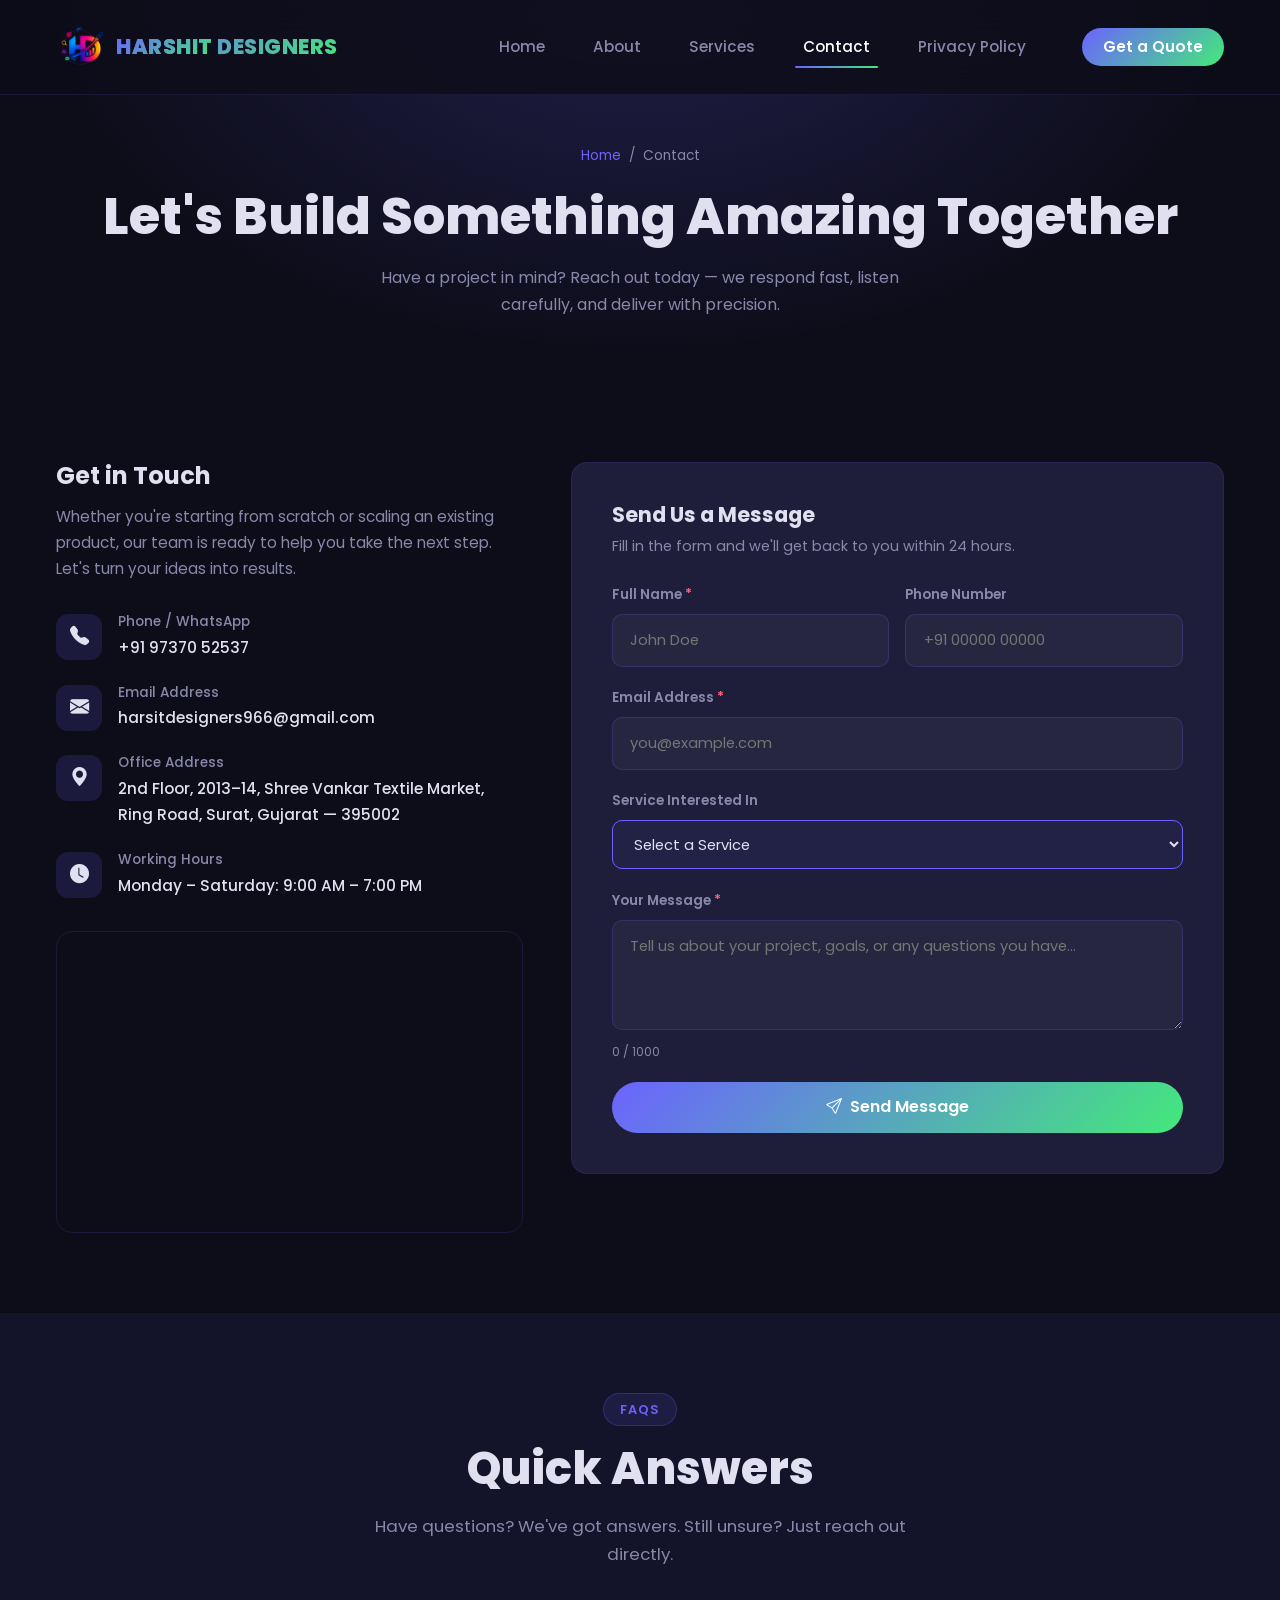
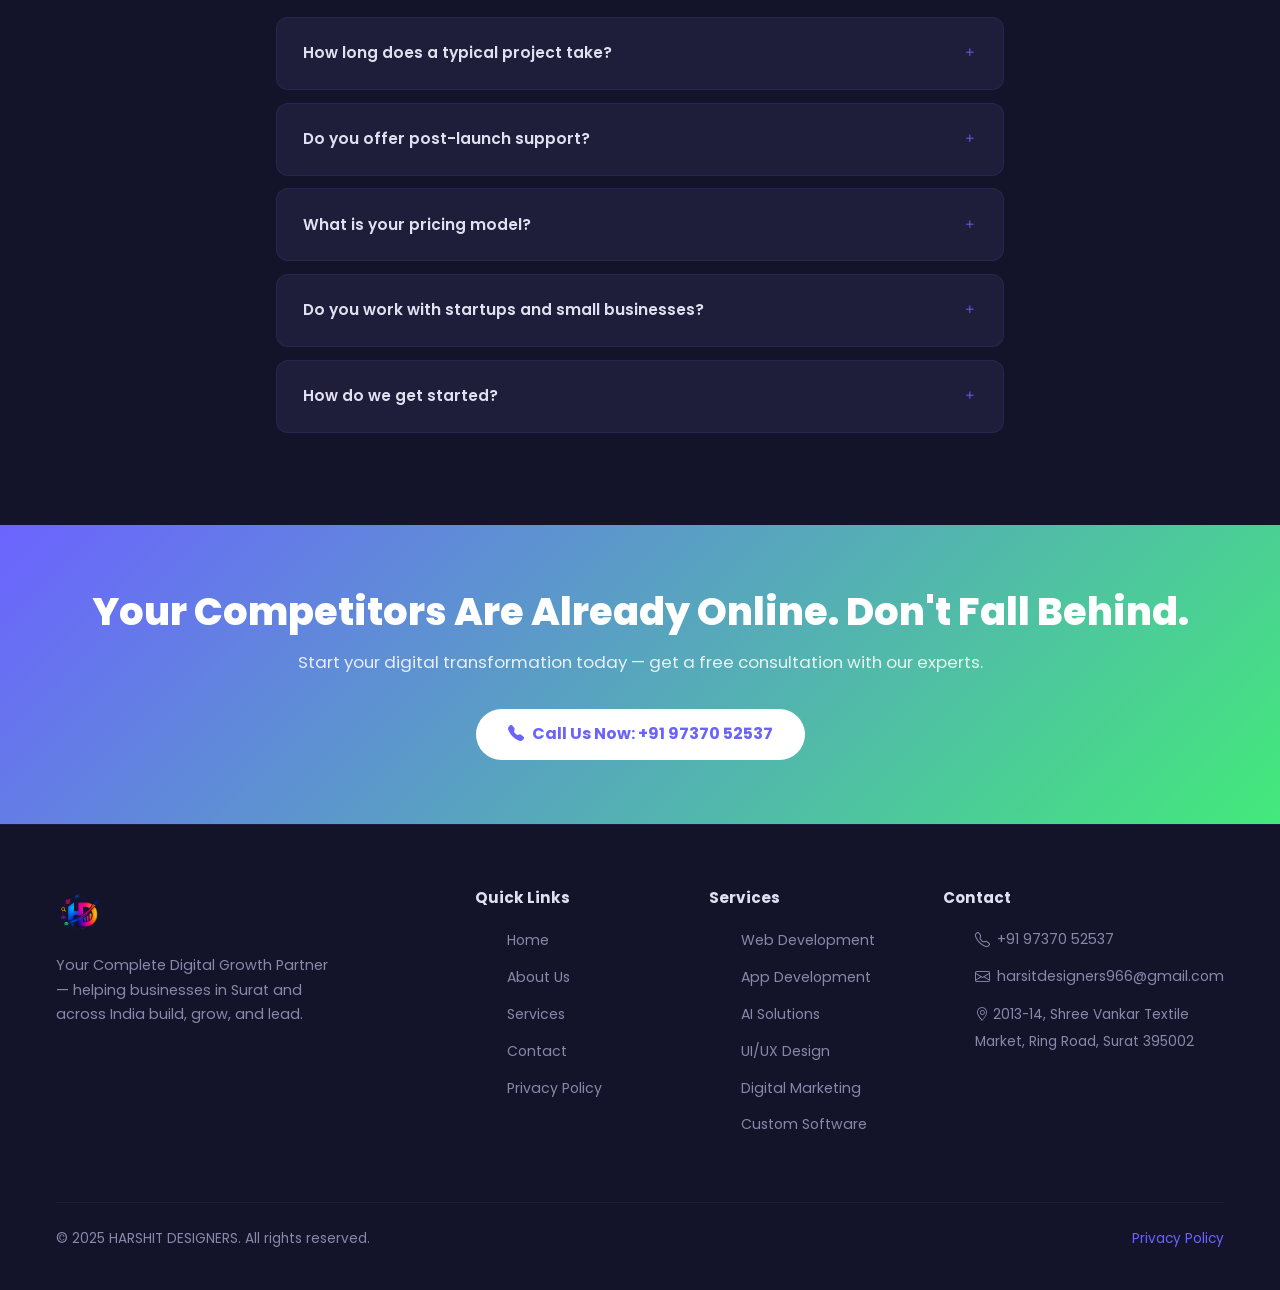
<file: contact.html>
<!DOCTYPE html>
<html lang="en">
<head>
  <meta charset="UTF-8" />
  <meta name="viewport" content="width=device-width, initial-scale=1.0" />
  <meta name="description" content="Contact HARSHIT DESIGNERS — Get in touch for Web Development, App Development, AI Solutions, and Digital Marketing in Surat, Gujarat. Call +91 97370 52537." />
  <title>Contact Us | HARSHIT DESIGNERS</title>
  <link rel="icon" href="assets/favicon.png" type="image/png" />
  <link rel="stylesheet" href="https://cdn.jsdelivr.net/npm/bootstrap@5.3.3/dist/css/bootstrap.min.css" />
  <link rel="stylesheet" href="https://cdn.jsdelivr.net/npm/bootstrap-icons@1.11.3/font/bootstrap-icons.min.css" />
  <link rel="stylesheet" href="css/style.css" />
  <style>
    .map-frame { border-radius: var(--radius); overflow: hidden; border: 1px solid rgba(108,99,255,0.15); margin-top: 2rem; }
    .map-frame iframe { width: 100%; height: 300px; border: none; display: block; }
    .faq-item { background: var(--card-bg); border: 1px solid rgba(108,99,255,0.12); border-radius: 12px; padding: 1.4rem 1.6rem; margin-bottom: 0.8rem; cursor: pointer; transition: var(--transition); }
    .faq-item:hover { border-color: rgba(108,99,255,0.3); }
    .faq-q { display: flex; justify-content: space-between; align-items: center; font-weight: 600; font-size: 0.96rem; }
    .faq-q i { color: var(--primary); transition: var(--transition); }
    .faq-a { display: none; color: var(--text-muted); font-size: 0.9rem; margin-top: 0.8rem; line-height: 1.7; }
    .faq-item.open .faq-a { display: block; }
    .faq-item.open .faq-q i { transform: rotate(45deg); }
    /* ─── FORM VALIDATION STYLES ─── */
    .field-error { border-color: #ff6584 !important; background: rgba(255,101,132,0.05) !important; }
    .field-success { border-color: #43e97b !important; background: rgba(67,233,123,0.05) !important; }
    .err-msg { display: none; font-size: 0.78rem; color: #ff6584; margin-top: 0.35rem; padding-left: 0.2rem; animation: fadeInDown 0.2s ease; }
    .err-msg.show { display: flex; align-items: center; gap: 0.3rem; }
    .field-wrap { position: relative; }
    .field-icon { position: absolute; right: 12px; top: 50%; transform: translateY(-50%); font-size: 1rem; pointer-events: none; opacity: 0; transition: var(--transition); }
    .field-icon.show { opacity: 1; }
    .field-icon.ok { color: #43e97b; }
    .field-icon.err { color: #ff6584; }
    /* ─── SUCCESS CARD ─── */
    .success-card { display: none; text-align: center; padding: 3rem 2rem; background: var(--card-bg); border-radius: var(--radius); border: 1px solid rgba(67,233,123,0.25); animation: fadeInUp 0.5s ease; }
    .success-card.show { display: block; }
    .success-icon { width: 72px; height: 72px; background: rgba(67,233,123,0.15); border-radius: 50%; display: flex; align-items: center; justify-content: center; margin: 0 auto 1.2rem; font-size: 2rem; color: #43e97b; border: 2px solid rgba(67,233,123,0.3); }
    .success-card h4 { font-size: 1.3rem; font-weight: 700; margin-bottom: 0.5rem; color: var(--white); }
    .success-card p { color: var(--text-muted); font-size: 0.93rem; margin-bottom: 1.5rem; }
    /* textarea field-icon alignment */
    .field-wrap.textarea-wrap .field-icon { top: 14px; transform: none; }
    /* char counter */
    .char-count { font-size: 0.75rem; color: var(--text-muted); text-align: right; margin-top: 0.25rem; }
  </style>
</head>
<body>

<nav class="navbar navbar-expand-lg fixed-top" id="mainNav">
  <div class="container-fluid px-4">
    <a class="logo navbar-brand d-flex align-items-center gap-2" href="index.html">
      <img src="img/weblogo.png" alt="HARSHIT DESIGNERS Logo" style="height:52px;width:auto;object-fit:contain;" />
      <span class="brand-name"><span>HARSHIT</span> DESIGNERS</span>
    </a>
    <button class="navbar-toggler border-0" type="button" data-bs-toggle="collapse" data-bs-target="#navMenu" aria-controls="navMenu" aria-expanded="false" aria-label="Toggle navigation">
      <span class="hamburger" id="hamburger"><span></span><span></span><span></span></span>
    </button>
    <div class="collapse navbar-collapse" id="navMenu">
      <ul class="nav-links navbar-nav ms-auto align-items-lg-center">
        <li class="nav-item"><a href="index.html" class="nav-link">Home</a></li>
        <li class="nav-item"><a href="about.html" class="nav-link">About</a></li>
        <li class="nav-item"><a href="services.html" class="nav-link">Services</a></li>
        <li class="nav-item"><a href="contact.html" class="nav-link active">Contact</a></li>
        <li class="nav-item"><a href="privacy.html" class="nav-link">Privacy Policy</a></li>
        <li class="nav-item ms-lg-3"><a href="contact.html" class="nav-cta btn">Get a Quote</a></li>
      </ul>
    </div>
  </div>
</nav>

<section class="page-hero">
  <div class="breadcrumb"><a href="index.html">Home</a> <span>/</span> <span>Contact</span></div>
  <h1>Let's Build Something <span class="gradient-text">Amazing Together</span></h1>
  <p>Have a project in mind? Reach out today — we respond fast, listen carefully, and deliver with precision.</p>
</section>

<section class="section">
  <div class="container">
    <div class="contact-grid">

      <!-- Contact Info -->
      <div class="contact-info reveal">
        <h3>Get in Touch</h3>
        <p>Whether you're starting from scratch or scaling an existing product, our team is ready to help you take the next step. Let's turn your ideas into results.</p>

        <div class="contact-item">
          <div class="contact-ic"><i class="bi bi-telephone-fill"></i></div>
          <div>
            <h4>Phone / WhatsApp</h4>
            <a href="tel:+919737052537">+91 97370 52537</a>
          </div>
        </div>
        <div class="contact-item">
          <div class="contact-ic"><i class="bi bi-envelope-fill"></i></div>
          <div>
            <h4>Email Address</h4>
            <a href="mailto:harsitdesigners966@gmail.com">harsitdesigners966@gmail.com</a>
          </div>
        </div>
        <div class="contact-item">
          <div class="contact-ic"><i class="bi bi-geo-alt-fill"></i></div>
          <div>
            <h4>Office Address</h4>
            <span>2nd Floor, 2013–14, Shree Vankar Textile Market,<br/>Ring Road, Surat, Gujarat — 395002</span>
          </div>
        </div>
        <div class="contact-item">
          <div class="contact-ic"><i class="bi bi-clock-fill"></i></div>
          <div>
            <h4>Working Hours</h4>
            <span>Monday – Saturday: 9:00 AM – 7:00 PM</span>
          </div>
        </div>

        <!-- Map -->
        <div class="map-frame">
          <iframe
            src="https://www.google.com/maps/embed?pb=!1m18!1m12!1m3!1d3719.8!2d72.8311!3d21.2145!2m3!1f0!2f0!3f0!3m2!1i1024!2i768!4f13.1!3m3!1m2!1s0x0%3A0x0!2zMjHCsDEyJzUyLjIiTiA3MsKwNDknNTIuMCJF!5e0!3m2!1sen!2sin!4v1"
            allowfullscreen="" loading="lazy" referrerpolicy="no-referrer-when-downgrade"
            title="HARSHIT DESIGNERS Location Map">
          </iframe>
        </div>
      </div>

      <!-- Contact Form -->
      <div class="form-card reveal">
        <h3 style="font-size:1.3rem;font-weight:700;margin-bottom:0.4rem;">Send Us a Message</h3>
        <p style="color:var(--text-muted);font-size:0.9rem;margin-bottom:1.5rem;">Fill in the form and we'll get back to you within 24 hours.</p>

        <!-- Success State -->
        <div class="success-card" id="successCard">
          <div class="success-icon"><i class="bi bi-check-lg"></i></div>
          <h4>Message Sent Successfully!</h4>
          <p>Thank you for reaching out. Our team will get back to you within 24 hours.</p>
          <button onclick="resetForm()" class="btn btn-outline" style="font-size:0.9rem;padding:0.6rem 1.5rem;">Send Another Message</button>
        </div>

        <!-- Form -->
        <form id="contactForm" action="https://formspree.io/f/xdavnqen" method="POST" novalidate>
          <!-- Name + Phone Row -->
          <div class="form-row">
            <div class="form-group">
              <label for="name">Full Name <span style="color:#ff6584">*</span></label>
              <div class="field-wrap">
                <input type="text" id="name" name="name" placeholder="John Doe" required autocomplete="name" />
                <i class="field-icon" id="name-ic"></i>
              </div>
              <span class="err-msg" id="name-err"><i class="bi bi-exclamation-circle"></i> Please enter your full name.</span>
            </div>
            <div class="form-group">
              <label for="phone">Phone Number</label>
              <div class="field-wrap">
                <input type="tel" id="phone" name="phone" placeholder="+91 00000 00000" autocomplete="tel" />
              </div>
            </div>
          </div>
          <!-- Email -->
          <div class="form-group">
            <label for="email">Email Address <span style="color:#ff6584">*</span></label>
            <div class="field-wrap">
              <input type="email" id="email" name="email" placeholder="you@example.com" required autocomplete="email" />
              <i class="field-icon" id="email-ic"></i>
            </div>
            <span class="err-msg" id="email-err"><i class="bi bi-exclamation-circle"></i> Please enter a valid email address.</span>
          </div>
          <!-- Service -->
          <div class="form-group">
            <label for="service">Service Interested In</label>
            <select id="service" name="service">
              <option value="" disabled selected>Select a Service</option>
              <option>Web Development</option>
              <option>App Development</option>
              <option>AI Solutions</option>
              <option>UI/UX Design</option>
              <option>Digital Marketing</option>
              <option>Custom Software Development</option>
              <option>Other / General Inquiry</option>
            </select>
          </div>
          <!-- Message -->
          <div class="form-group">
            <label for="message">Your Message <span style="color:#ff6584">*</span></label>
            <div class="field-wrap textarea-wrap">
              <textarea id="message" name="message" placeholder="Tell us about your project, goals, or any questions you have..." required maxlength="1000"></textarea>
              <i class="field-icon" id="msg-ic" style="top:14px;"></i>
            </div>
            <div style="display:flex;justify-content:space-between;align-items:center;">
              <span class="err-msg" id="msg-err"><i class="bi bi-exclamation-circle"></i> Please enter your message.</span>
              <span class="char-count" id="charCount">0 / 1000</span>
            </div>
          </div>
          <!-- Submit -->
          <button type="submit" id="submitBtn" class="btn btn-primary" style="width:100%;justify-content:center;">
            <i class="bi bi-send"></i> <span id="btnText">Send Message</span>
          </button>
        </form>
      </div>
    </div>
  </div>
</section>

<!-- ─── FAQ ─── -->
<section class="section section-alt">
  <div class="container" style="max-width:760px;">
    <div class="text-center reveal">
      <span class="section-tag">FAQs</span>
      <h2 class="section-title">Quick <span class="gradient-text">Answers</span></h2>
      <p class="section-sub">Have questions? We've got answers. Still unsure? Just reach out directly.</p>
    </div>
    <div class="reveal">
      <div class="faq-item">
        <div class="faq-q">How long does a typical project take? <i class="bi bi-plus"></i></div>
        <div class="faq-a">Timelines vary by project scope. A simple website typically takes 1–2 weeks, while complex apps or software can take 4–12 weeks. We'll give you a clear timeline before we begin.</div>
      </div>
      <div class="faq-item">
        <div class="faq-q">Do you offer post-launch support? <i class="bi bi-plus"></i></div>
        <div class="faq-a">Absolutely. We offer ongoing maintenance and support packages to ensure your digital product continues to perform at its best after launch.</div>
      </div>
      <div class="faq-item">
        <div class="faq-q">What is your pricing model? <i class="bi bi-plus"></i></div>
        <div class="faq-a">We offer project-based pricing tailored to your specific needs. Contact us for a free, no-obligation quote and we'll provide a transparent breakdown.</div>
      </div>
      <div class="faq-item">
        <div class="faq-q">Do you work with startups and small businesses? <i class="bi bi-plus"></i></div>
        <div class="faq-a">Yes! We love working with startups and SMEs. We tailor our solutions to fit your budget while ensuring premium quality and long-term scalability.</div>
      </div>
      <div class="faq-item">
        <div class="faq-q">How do we get started? <i class="bi bi-plus"></i></div>
        <div class="faq-a">Simply fill out the contact form above or call us directly. We'll schedule a free consultation to understand your goals and propose the best solution.</div>
      </div>
    </div>
  </div>
</section>

<section class="cta-banner">
  <div class="container">
    <h2>Your Competitors Are Already Online. Don't Fall Behind.</h2>
    <p>Start your digital transformation today — get a free consultation with our experts.</p>
    <a href="tel:+919737052537" class="btn btn-white"><i class="bi bi-telephone-fill"></i> Call Us Now: +91 97370 52537</a>
  </div>
</section>

<footer>
  <div class="container">
    <div class="footer-grid">
      <div class="footer-brand">
        <a href="index.html" class="logo d-flex align-items-center gap-2">
          <img src="img/weblogo.png" alt="HARSHIT DESIGNERS" style="height:48px;width:auto;object-fit:contain;" />
        </a>
        <p>Your Complete Digital Growth Partner — helping businesses in Surat and across India build, grow, and lead.</p>

      </div>
      <div class="footer-col"><h4>Quick Links</h4><ul>
        <li><a href="index.html">Home</a></li><li><a href="about.html">About Us</a></li>
        <li><a href="services.html">Services</a></li><li><a href="contact.html">Contact</a></li>
        <li><a href="privacy.html">Privacy Policy</a></li>
      </ul></div>
      <div class="footer-col"><h4>Services</h4><ul>
        <li><a href="services.html">Web Development</a></li><li><a href="services.html">App Development</a></li>
        <li><a href="services.html">AI Solutions</a></li><li><a href="services.html">UI/UX Design</a></li>
        <li><a href="services.html">Digital Marketing</a></li><li><a href="services.html">Custom Software</a></li>
      </ul></div>
      <div class="footer-col"><h4>Contact</h4><ul>
        <li><a href="tel:+919737052537"><i class="bi bi-telephone"></i> +91 97370 52537</a></li>
        <li><a href="mailto:harsitdesigners966@gmail.com"><i class="bi bi-envelope"></i> harsitdesigners966@gmail.com</a></li>
        <li><span style="color:var(--text-muted);font-size:.86rem;line-height:1.6;"><i class="bi bi-geo-alt"></i> 2013-14, Shree Vankar Textile Market, Ring Road, Surat 395002</span></li>
      </ul></div>
    </div>
    <div class="footer-bottom">
      <p>© 2025 HARSHIT DESIGNERS. All rights reserved.</p>
      <p><a href="privacy.html">Privacy Policy</a></p>
    </div>
  </div>
</footer>
<script src="https://cdn.jsdelivr.net/npm/bootstrap@5.3.3/dist/js/bootstrap.bundle.min.js"></script>
<script src="js/main.js"></script>
<script>
  // ─── FAQ TOGGLE ───
  document.querySelectorAll('.faq-item').forEach(item => {
    item.querySelector('.faq-q').addEventListener('click', () => item.classList.toggle('open'));
  });

  // ─── HELPERS ───
  const get = id => document.getElementById(id);
  const isEmail = v => /^[^\s@]+@[^\s@]+\.[^\s@]+$/.test(v);

  function setFieldState(inputId, iconId, errId, valid, errText) {
    const input = get(inputId);
    const icon  = get(iconId);
    const err   = get(errId);
    input.classList.toggle('field-error', !valid);
    input.classList.toggle('field-success', valid);
    if (icon) {
      icon.className = 'field-icon show ' + (valid ? 'ok bi bi-check-circle-fill' : 'err bi bi-x-circle-fill');
    }
    if (err) {
      if (!valid) { err.querySelector ? null : null; err.classList.add('show'); if (errText) err.innerHTML = '<i class="bi bi-exclamation-circle"></i> ' + errText; }
      else { err.classList.remove('show'); }
    }
    return valid;
  }

  function clearField(inputId, iconId, errId) {
    const input = get(inputId);
    const icon  = get(iconId);
    const err   = get(errId);
    input.classList.remove('field-error', 'field-success');
    if (icon) icon.className = 'field-icon';
    if (err) err.classList.remove('show');
  }

  // ─── LIVE CLEAR ON INPUT ───
  get('name').addEventListener('input', () => clearField('name','name-ic','name-err'));
  get('email').addEventListener('input', () => clearField('email','email-ic','email-err'));
  get('message').addEventListener('input', function() {
    clearField('message','msg-ic','msg-err');
    get('charCount').textContent = this.value.length + ' / 1000';
  });

  // ─── FORM SUBMIT VALIDATION ───
  get('contactForm').addEventListener('submit', function(e) {
    e.preventDefault();
    const name    = get('name').value.trim();
    const email   = get('email').value.trim();
    const message = get('message').value.trim();
    let valid = true;

    if (!name) {
      valid = setFieldState('name','name-ic','name-err', false, 'Please enter your full name.') && valid;
    } else {
      setFieldState('name','name-ic','name-err', true);
    }

    if (!email || !isEmail(email)) {
      valid = setFieldState('email','email-ic','email-err', false, !email ? 'Email is required.' : 'Enter a valid email address.') && valid;
    } else {
      setFieldState('email','email-ic','email-err', true);
    }

    if (!message) {
      valid = setFieldState('message','msg-ic','msg-err', false, 'Please enter your message.') && valid;
    } else {
      setFieldState('message','msg-ic','msg-err', true);
    }

    if (!valid) {
      // Shake the submit button
      const btn = get('submitBtn');
      btn.style.animation = 'none';
      btn.offsetHeight; // reflow
      btn.style.animation = 'shake 0.4s ease';
      return;
    }

    // ─── LOADING STATE ───
    const btn = get('submitBtn');
    btn.disabled = true;
    get('btnText').textContent = 'Sending...';
    btn.querySelector('i').className = 'bi bi-hourglass-split';

    setTimeout(() => {
      this.style.display = 'none';
      get('successCard').classList.add('show');
    }, 1200);
  });

  function resetForm() {
    const form = get('contactForm');
    form.reset();
    form.style.display = '';
    get('successCard').classList.remove('show');
    ['name','email','message'].forEach(id => {
      get(id).classList.remove('field-error','field-success');
    });
    ['name-ic','email-ic','msg-ic'].forEach(id => { if(get(id)) get(id).className='field-icon'; });
    ['name-err','email-err','msg-err'].forEach(id => { if(get(id)) get(id).classList.remove('show'); });
    get('charCount').textContent = '0 / 1000';
    const btn = get('submitBtn');
    btn.disabled = false;
    get('btnText').textContent = 'Send Message';
    btn.querySelector('i').className = 'bi bi-send';
  }

  // ─── SHAKE KEYFRAME (injected) ───
  const style = document.createElement('style');
  style.textContent = '@keyframes shake { 0%,100%{transform:translateX(0)} 20%{transform:translateX(-6px)} 40%{transform:translateX(6px)} 60%{transform:translateX(-4px)} 80%{transform:translateX(4px)} }';
  document.head.appendChild(style);
</script>
</body>
</html>
</file>
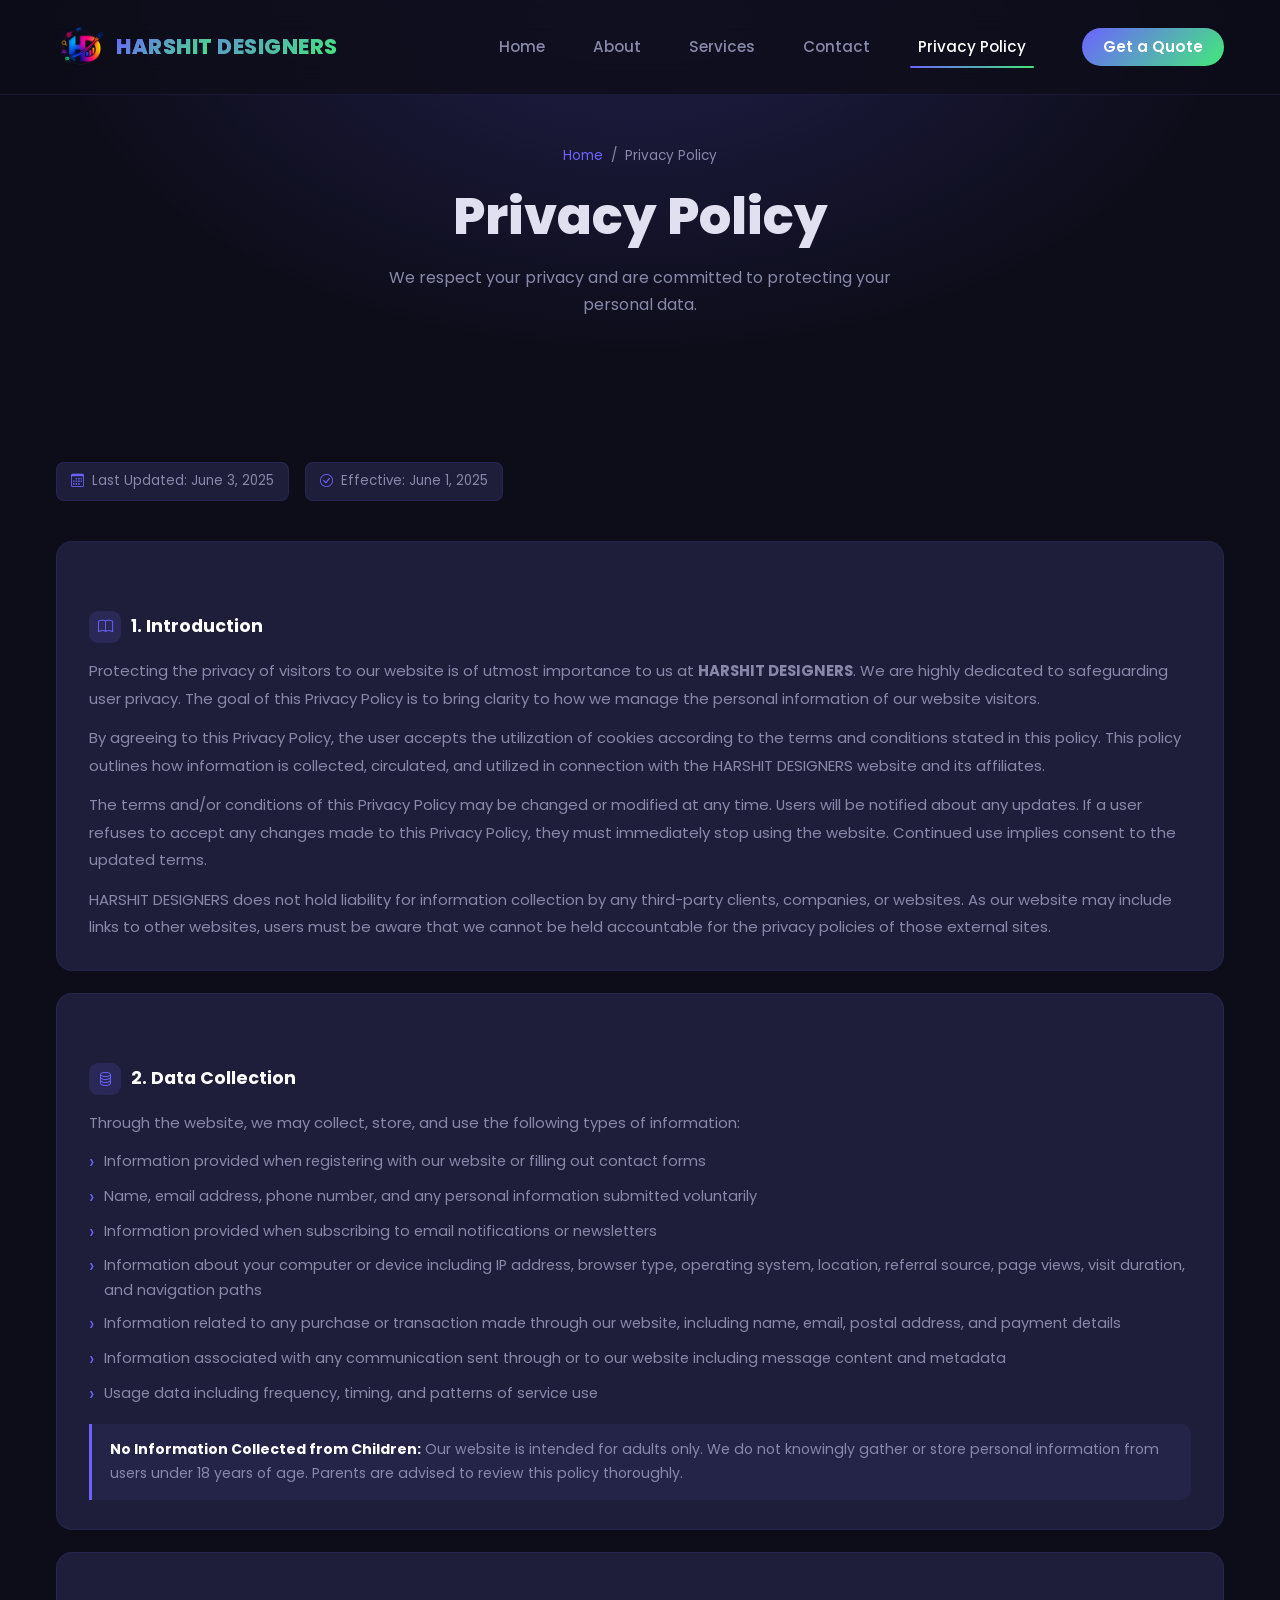
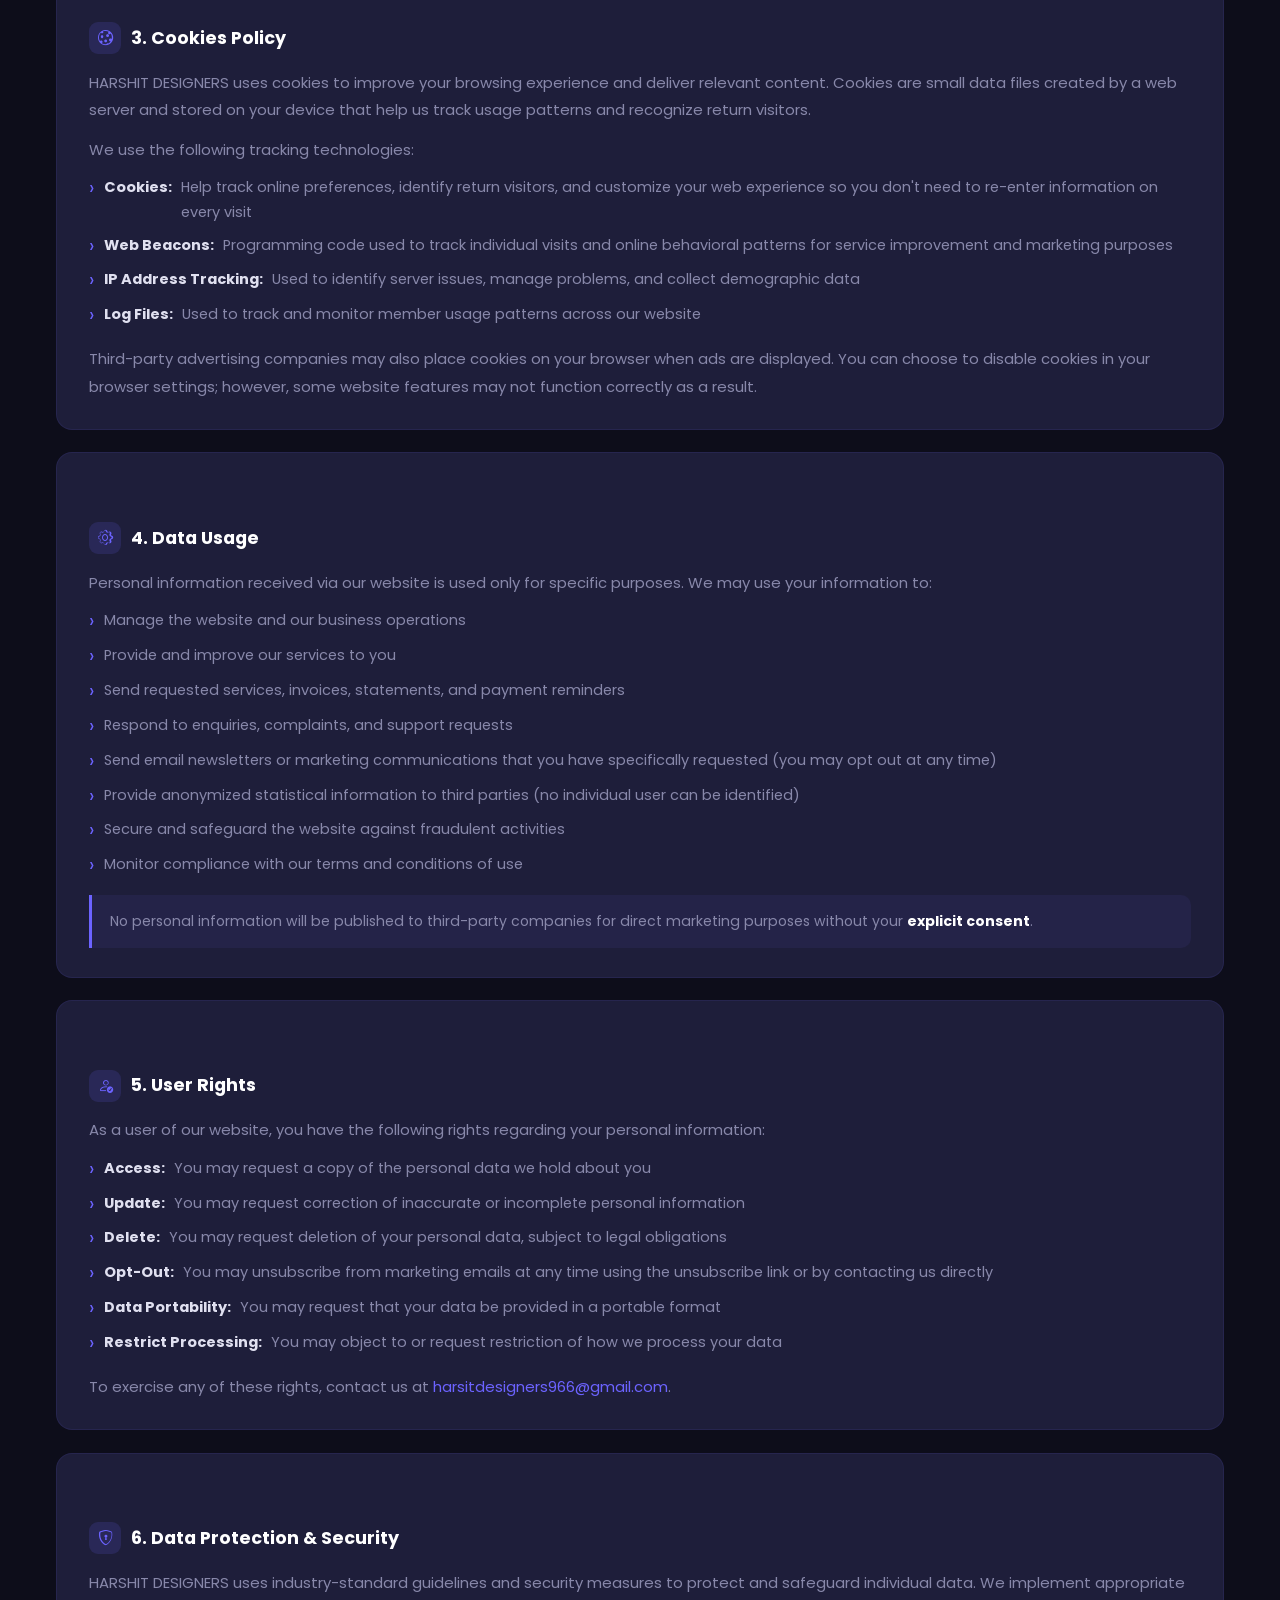
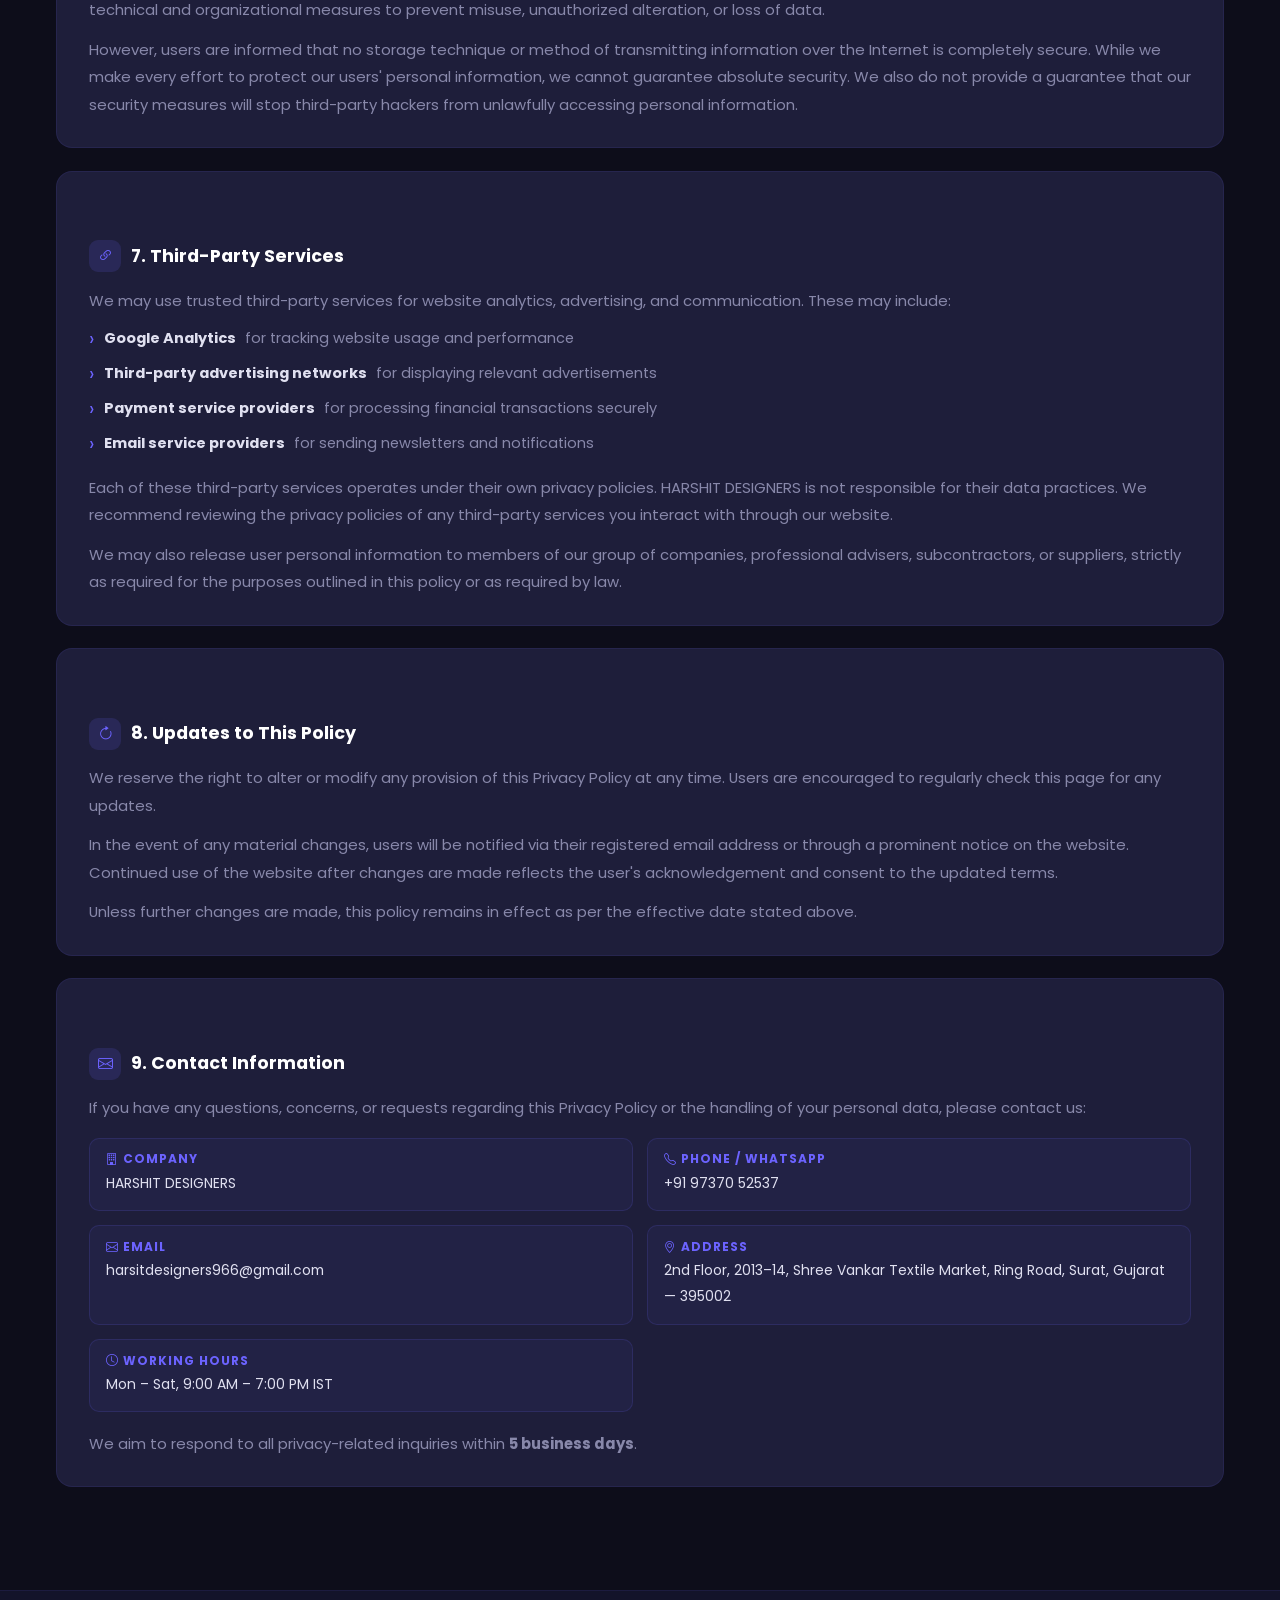
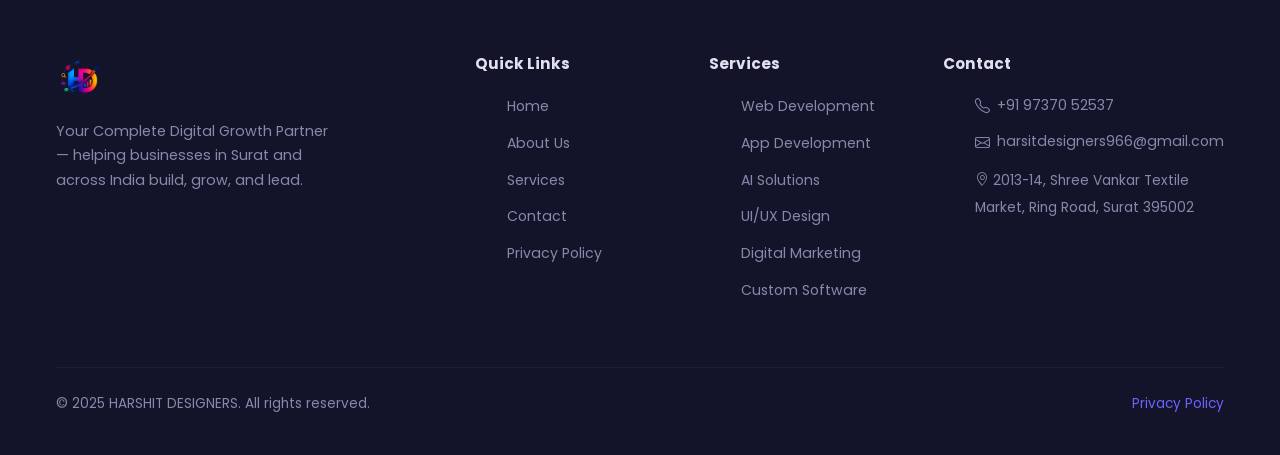
<file: privacy.html>
<!DOCTYPE html>
<html lang="en">
<head>
  <meta charset="UTF-8" />
  <meta name="viewport" content="width=device-width, initial-scale=1.0" />
  <meta name="description" content="Privacy Policy of HARSHIT DESIGNERS — Learn how we collect, use, and protect your personal information." />
  <title>Privacy Policy | HARSHIT DESIGNERS</title>
  <link rel="icon" href="assets/favicon.png" type="image/png" />
  <link rel="stylesheet" href="https://cdn.jsdelivr.net/npm/bootstrap@5.3.3/dist/css/bootstrap.min.css" />
  <link rel="stylesheet" href="https://cdn.jsdelivr.net/npm/bootstrap-icons@1.11.3/font/bootstrap-icons.min.css" />
  <link rel="stylesheet" href="css/style.css" />
  <style>
    .policy-meta { display:flex; gap:1rem; flex-wrap:wrap; margin-bottom:2.5rem; }
    .policy-meta span { display:inline-flex; align-items:center; gap:0.45rem; font-size:0.83rem; color:var(--text-muted); background:var(--card-bg); border:1px solid rgba(108,99,255,0.12); border-radius:8px; padding:0.45rem 0.9rem; }
    .policy-meta span i { color:var(--primary); }
    .ps { background:var(--card-bg); border:1px solid rgba(108,99,255,0.1); border-radius:var(--radius); padding:1.8rem 2rem; margin-bottom:1.4rem; transition:var(--transition); }
    .ps:hover { border-color:rgba(108,99,255,0.25); }
    .ps h2 { font-size:1.1rem; font-weight:700; color:var(--white); margin-bottom:0.9rem; display:flex; align-items:center; gap:0.6rem; }
    .ps h2 .si { width:32px; height:32px; background:rgba(108,99,255,0.15); border-radius:9px; display:flex; align-items:center; justify-content:center; font-size:0.95rem; color:var(--primary); flex-shrink:0; }
    .ps p { color:var(--text-muted); font-size:0.93rem; line-height:1.85; margin-bottom:0.75rem; }
    .ps p:last-child { margin-bottom:0; }
    .ps ul { padding-left:0; list-style:none; display:flex; flex-direction:column; gap:0.5rem; margin-top:0.5rem; }
    .ps ul li { font-size:0.91rem; color:var(--text-muted); display:flex; align-items:flex-start; gap:0.6rem; line-height:1.7; }
    .ps ul li::before { content:"›"; color:var(--primary); font-size:1.2rem; flex-shrink:0; line-height:1.4; }
    .ps ul li strong { color:var(--text); }
    .hlbox { background:rgba(108,99,255,0.07); border-left:3px solid var(--primary); border-radius:0 10px 10px 0; padding:0.9rem 1.1rem; margin-top:0.9rem; font-size:0.88rem; color:var(--text-muted); }
    .hlbox strong { color:var(--white); }
    .contact-cards { display:grid; grid-template-columns:1fr 1fr; gap:0.9rem; margin-top:1rem; }
    .cc { background:rgba(108,99,255,0.06); border:1px solid rgba(108,99,255,0.15); border-radius:10px; padding:0.85rem 1rem; }
    .cc h4 { font-size:0.75rem; font-weight:700; text-transform:uppercase; letter-spacing:1px; color:var(--primary); margin-bottom:0.25rem; }
    .cc p { font-size:0.87rem; color:var(--text); margin:0; }
    .cc a { color:var(--text); transition:var(--transition); }
    .cc a:hover { color:var(--primary); }
    @media(max-width:600px){ .contact-cards{ grid-template-columns:1fr; } .ps{ padding:1.3rem 1.1rem; } }
  </style>
</head>
<body>

<nav class="navbar navbar-expand-lg fixed-top" id="mainNav">
  <div class="container-fluid px-4">
    <a class="logo navbar-brand d-flex align-items-center gap-2" href="index.html">
      <img src="img/weblogo.png" alt="HARSHIT DESIGNERS Logo" style="height:52px;width:auto;object-fit:contain;" />
      <span class="brand-name"><span>HARSHIT</span> DESIGNERS</span>
    </a>
    <button class="navbar-toggler border-0" type="button" data-bs-toggle="collapse" data-bs-target="#navMenu" aria-controls="navMenu" aria-expanded="false" aria-label="Toggle navigation">
      <span class="hamburger" id="hamburger"><span></span><span></span><span></span></span>
    </button>
    <div class="collapse navbar-collapse" id="navMenu">
      <ul class="nav-links navbar-nav ms-auto align-items-lg-center">
        <li class="nav-item"><a href="index.html" class="nav-link">Home</a></li>
        <li class="nav-item"><a href="about.html" class="nav-link">About</a></li>
        <li class="nav-item"><a href="services.html" class="nav-link">Services</a></li>
        <li class="nav-item"><a href="contact.html" class="nav-link">Contact</a></li>
        <li class="nav-item"><a href="privacy.html" class="nav-link active">Privacy Policy</a></li>
        <li class="nav-item ms-lg-3"><a href="contact.html" class="nav-cta btn">Get a Quote</a></li>
      </ul>
    </div>
  </div>
</nav>

<section class="page-hero">
  <div class="breadcrumb"><a href="index.html">Home</a> <span>/</span> <span>Privacy Policy</span></div>
  <h1>Privacy <span class="gradient-text">Policy</span></h1>
  <p>We respect your privacy and are committed to protecting your personal data.</p>
</section>

<section class="section">
  <div class="container privacy-content reveal">

    <div class="policy-meta">
      <span><i class="bi bi-calendar3"></i> Last Updated: June 3, 2025</span>
      <span><i class="bi bi-check-circle"></i> Effective: June 1, 2025</span>
    </div>

    <!-- 1. Introduction -->
    <div class="ps">
      <h2><span class="si"><i class="bi bi-book"></i></span> 1. Introduction</h2>
      <p>Protecting the privacy of visitors to our website is of utmost importance to us at <strong>HARSHIT DESIGNERS</strong>. We are highly dedicated to safeguarding user privacy. The goal of this Privacy Policy is to bring clarity to how we manage the personal information of our website visitors.</p>
      <p>By agreeing to this Privacy Policy, the user accepts the utilization of cookies according to the terms and conditions stated in this policy. This policy outlines how information is collected, circulated, and utilized in connection with the HARSHIT DESIGNERS website and its affiliates.</p>
      <p>The terms and/or conditions of this Privacy Policy may be changed or modified at any time. Users will be notified about any updates. If a user refuses to accept any changes made to this Privacy Policy, they must immediately stop using the website. Continued use implies consent to the updated terms.</p>
      <p>HARSHIT DESIGNERS does not hold liability for information collection by any third-party clients, companies, or websites. As our website may include links to other websites, users must be aware that we cannot be held accountable for the privacy policies of those external sites.</p>
    </div>

    <!-- 2. Data Collection -->
    <div class="ps">
      <h2><span class="si"><i class="bi bi-database"></i></span> 2. Data Collection</h2>
      <p>Through the website, we may collect, store, and use the following types of information:</p>
      <ul>
        <li>Information provided when registering with our website or filling out contact forms</li>
        <li>Name, email address, phone number, and any personal information submitted voluntarily</li>
        <li>Information provided when subscribing to email notifications or newsletters</li>
        <li>Information about your computer or device including IP address, browser type, operating system, location, referral source, page views, visit duration, and navigation paths</li>
        <li>Information related to any purchase or transaction made through our website, including name, email, postal address, and payment details</li>
        <li>Information associated with any communication sent through or to our website including message content and metadata</li>
        <li>Usage data including frequency, timing, and patterns of service use</li>
      </ul>
      <div class="hlbox"><strong>No Information Collected from Children:</strong> Our website is intended for adults only. We do not knowingly gather or store personal information from users under 18 years of age. Parents are advised to review this policy thoroughly.</div>
    </div>

    <!-- 3. Cookies Policy -->
    <div class="ps">
      <h2><span class="si"><i class="bi bi-cookie"></i></span> 3. Cookies Policy</h2>
      <p>HARSHIT DESIGNERS uses cookies to improve your browsing experience and deliver relevant content. Cookies are small data files created by a web server and stored on your device that help us track usage patterns and recognize return visitors.</p>
      <p>We use the following tracking technologies:</p>
      <ul>
        <li><strong>Cookies:</strong> Help track online preferences, identify return visitors, and customize your web experience so you don't need to re-enter information on every visit</li>
        <li><strong>Web Beacons:</strong> Programming code used to track individual visits and online behavioral patterns for service improvement and marketing purposes</li>
        <li><strong>IP Address Tracking:</strong> Used to identify server issues, manage problems, and collect demographic data</li>
        <li><strong>Log Files:</strong> Used to track and monitor member usage patterns across our website</li>
      </ul>
      <p>Third-party advertising companies may also place cookies on your browser when ads are displayed. You can choose to disable cookies in your browser settings; however, some website features may not function correctly as a result.</p>
    </div>

    <!-- 4. Data Usage -->
    <div class="ps">
      <h2><span class="si"><i class="bi bi-gear"></i></span> 4. Data Usage</h2>
      <p>Personal information received via our website is used only for specific purposes. We may use your information to:</p>
      <ul>
        <li>Manage the website and our business operations</li>
        <li>Provide and improve our services to you</li>
        <li>Send requested services, invoices, statements, and payment reminders</li>
        <li>Respond to enquiries, complaints, and support requests</li>
        <li>Send email newsletters or marketing communications that you have specifically requested (you may opt out at any time)</li>
        <li>Provide anonymized statistical information to third parties (no individual user can be identified)</li>
        <li>Secure and safeguard the website against fraudulent activities</li>
        <li>Monitor compliance with our terms and conditions of use</li>
      </ul>
      <div class="hlbox">No personal information will be published to third-party companies for direct marketing purposes without your <strong>explicit consent</strong>.</div>
    </div>

    <!-- 5. User Rights -->
    <div class="ps">
      <h2><span class="si"><i class="bi bi-person-check"></i></span> 5. User Rights</h2>
      <p>As a user of our website, you have the following rights regarding your personal information:</p>
      <ul>
        <li><strong>Access:</strong> You may request a copy of the personal data we hold about you</li>
        <li><strong>Update:</strong> You may request correction of inaccurate or incomplete personal information</li>
        <li><strong>Delete:</strong> You may request deletion of your personal data, subject to legal obligations</li>
        <li><strong>Opt-Out:</strong> You may unsubscribe from marketing emails at any time using the unsubscribe link or by contacting us directly</li>
        <li><strong>Data Portability:</strong> You may request that your data be provided in a portable format</li>
        <li><strong>Restrict Processing:</strong> You may object to or request restriction of how we process your data</li>
      </ul>
      <p>To exercise any of these rights, contact us at <a href="mailto:harsitdesigners966@gmail.com" style="color:var(--primary);">harsitdesigners966@gmail.com</a>.</p>
    </div>

    <!-- 6. Data Protection -->
    <div class="ps">
      <h2><span class="si"><i class="bi bi-shield-lock"></i></span> 6. Data Protection &amp; Security</h2>
      <p>HARSHIT DESIGNERS uses industry-standard guidelines and security measures to protect and safeguard individual data. We implement appropriate technical and organizational measures to prevent misuse, unauthorized alteration, or loss of data.</p>
      <p>However, users are informed that no storage technique or method of transmitting information over the Internet is completely secure. While we make every effort to protect our users' personal information, we cannot guarantee absolute security. We also do not provide a guarantee that our security measures will stop third-party hackers from unlawfully accessing personal information.</p>
    </div>

    <!-- 7. Third-Party Services -->
    <div class="ps">
      <h2><span class="si"><i class="bi bi-link-45deg"></i></span> 7. Third-Party Services</h2>
      <p>We may use trusted third-party services for website analytics, advertising, and communication. These may include:</p>
      <ul>
        <li><strong>Google Analytics</strong> for tracking website usage and performance</li>
        <li><strong>Third-party advertising networks</strong> for displaying relevant advertisements</li>
        <li><strong>Payment service providers</strong> for processing financial transactions securely</li>
        <li><strong>Email service providers</strong> for sending newsletters and notifications</li>
      </ul>
      <p>Each of these third-party services operates under their own privacy policies. HARSHIT DESIGNERS is not responsible for their data practices. We recommend reviewing the privacy policies of any third-party services you interact with through our website.</p>
      <p>We may also release user personal information to members of our group of companies, professional advisers, subcontractors, or suppliers, strictly as required for the purposes outlined in this policy or as required by law.</p>
    </div>

    <!-- 8. Updates -->
    <div class="ps">
      <h2><span class="si"><i class="bi bi-arrow-clockwise"></i></span> 8. Updates to This Policy</h2>
      <p>We reserve the right to alter or modify any provision of this Privacy Policy at any time. Users are encouraged to regularly check this page for any updates.</p>
      <p>In the event of any material changes, users will be notified via their registered email address or through a prominent notice on the website. Continued use of the website after changes are made reflects the user's acknowledgement and consent to the updated terms.</p>
      <p>Unless further changes are made, this policy remains in effect as per the effective date stated above.</p>
    </div>

    <!-- 9. Contact -->
    <div class="ps">
      <h2><span class="si"><i class="bi bi-envelope"></i></span> 9. Contact Information</h2>
      <p>If you have any questions, concerns, or requests regarding this Privacy Policy or the handling of your personal data, please contact us:</p>
      <div class="contact-cards">
        <div class="cc"><h4><i class="bi bi-building"></i> Company</h4><p>HARSHIT DESIGNERS</p></div>
        <div class="cc"><h4><i class="bi bi-telephone"></i> Phone / WhatsApp</h4><p><a href="tel:+919737052537">+91 97370 52537</a></p></div>
        <div class="cc"><h4><i class="bi bi-envelope"></i> Email</h4><p><a href="mailto:harsitdesigners966@gmail.com">harsitdesigners966@gmail.com</a></p></div>
        <div class="cc"><h4><i class="bi bi-geo-alt"></i> Address</h4><p>2nd Floor, 2013–14, Shree Vankar Textile Market, Ring Road, Surat, Gujarat — 395002</p></div>
        <div class="cc"><h4><i class="bi bi-clock"></i> Working Hours</h4><p>Mon – Sat, 9:00 AM – 7:00 PM IST</p></div>
      </div>
      <p style="margin-top:1.1rem;">We aim to respond to all privacy-related inquiries within <strong>5 business days</strong>.</p>
    </div>

  </div>
</section>




<footer>
  <div class="container">
    <div class="footer-grid">
      <div class="footer-brand">
        <a href="index.html" class="logo d-flex align-items-center gap-2">
          <img src="img/weblogo.png" alt="HARSHIT DESIGNERS" style="height:48px;width:auto;object-fit:contain;" />
        </a>
        <p>Your Complete Digital Growth Partner — helping businesses in Surat and across India build, grow, and lead.</p>

      </div>
      <div class="footer-col"><h4>Quick Links</h4><ul>
        <li><a href="index.html">Home</a></li><li><a href="about.html">About Us</a></li>
        <li><a href="services.html">Services</a></li><li><a href="contact.html">Contact</a></li>
        <li><a href="privacy.html">Privacy Policy</a></li>
      </ul></div>
      <div class="footer-col"><h4>Services</h4><ul>
        <li><a href="services.html">Web Development</a></li><li><a href="services.html">App Development</a></li>
        <li><a href="services.html">AI Solutions</a></li><li><a href="services.html">UI/UX Design</a></li>
        <li><a href="services.html">Digital Marketing</a></li><li><a href="services.html">Custom Software</a></li>
      </ul></div>
      <div class="footer-col"><h4>Contact</h4><ul>
        <li><a href="tel:+919737052537"><i class="bi bi-telephone"></i> +91 97370 52537</a></li>
        <li><a href="mailto:harsitdesigners966@gmail.com"><i class="bi bi-envelope"></i> harsitdesigners966@gmail.com</a></li>
        <li><span style="color:var(--text-muted);font-size:.86rem;line-height:1.6;"><i class="bi bi-geo-alt"></i> 2013-14, Shree Vankar Textile Market, Ring Road, Surat 395002</span></li>
      </ul></div>
    </div>
    <div class="footer-bottom">
      <p>© 2025 HARSHIT DESIGNERS. All rights reserved.</p>
      <p><a href="privacy.html">Privacy Policy</a></p>
    </div>
  </div>
</footer>
<script src="https://cdn.jsdelivr.net/npm/bootstrap@5.3.3/dist/js/bootstrap.bundle.min.js"></script>
<script src="js/main.js"></script>
</body>
</html>
</file>
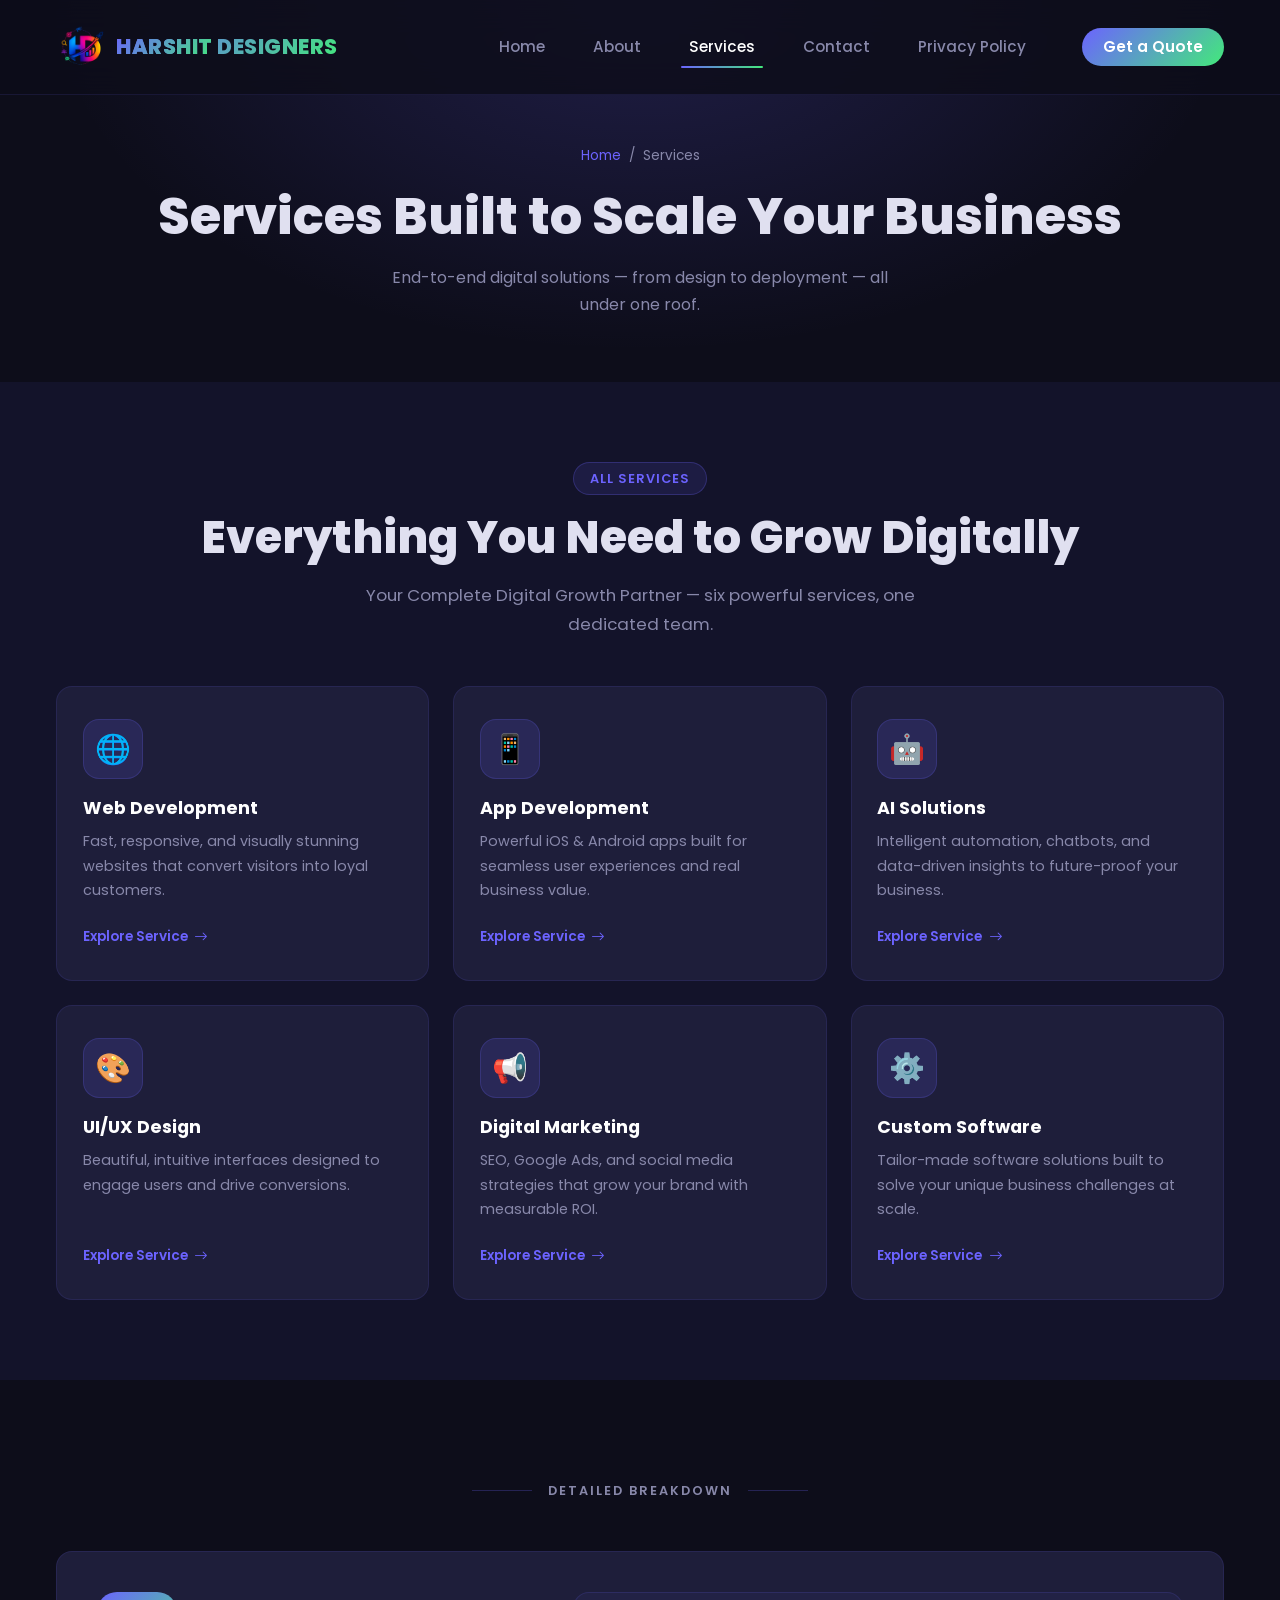
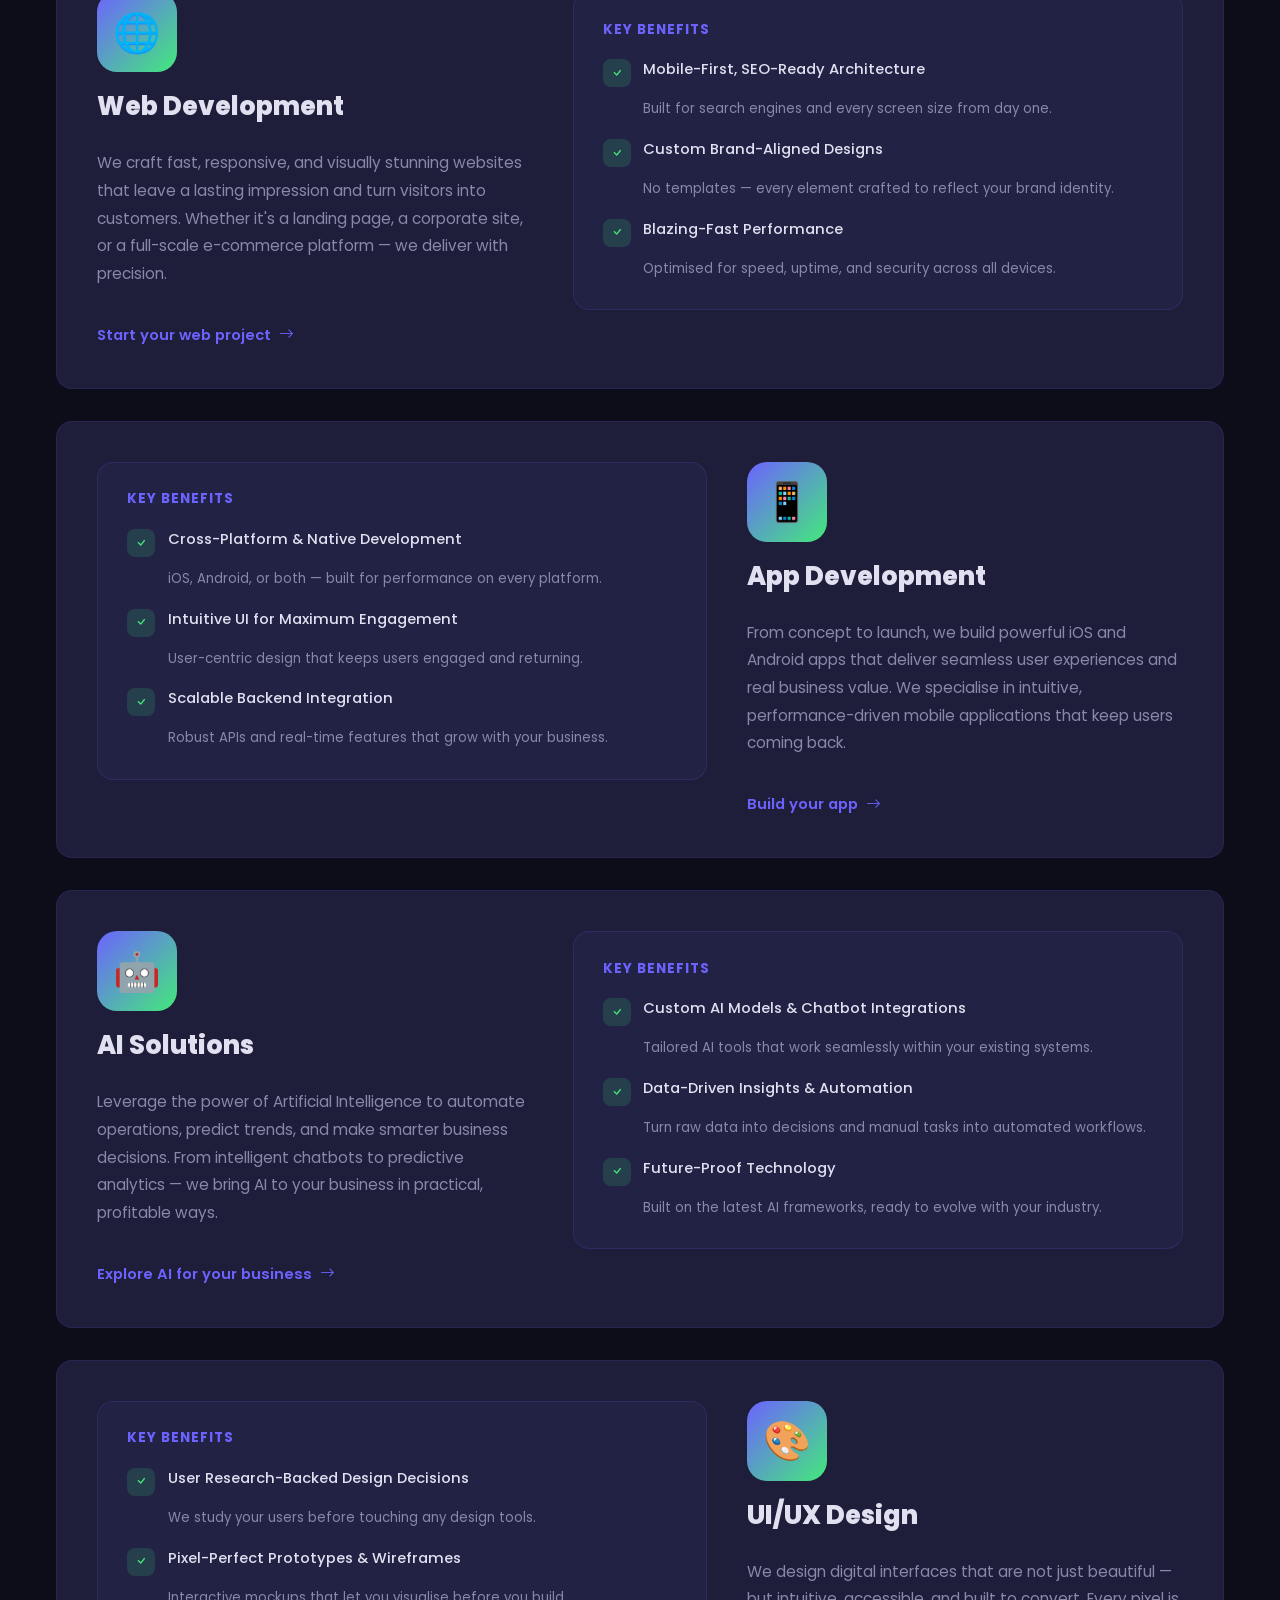
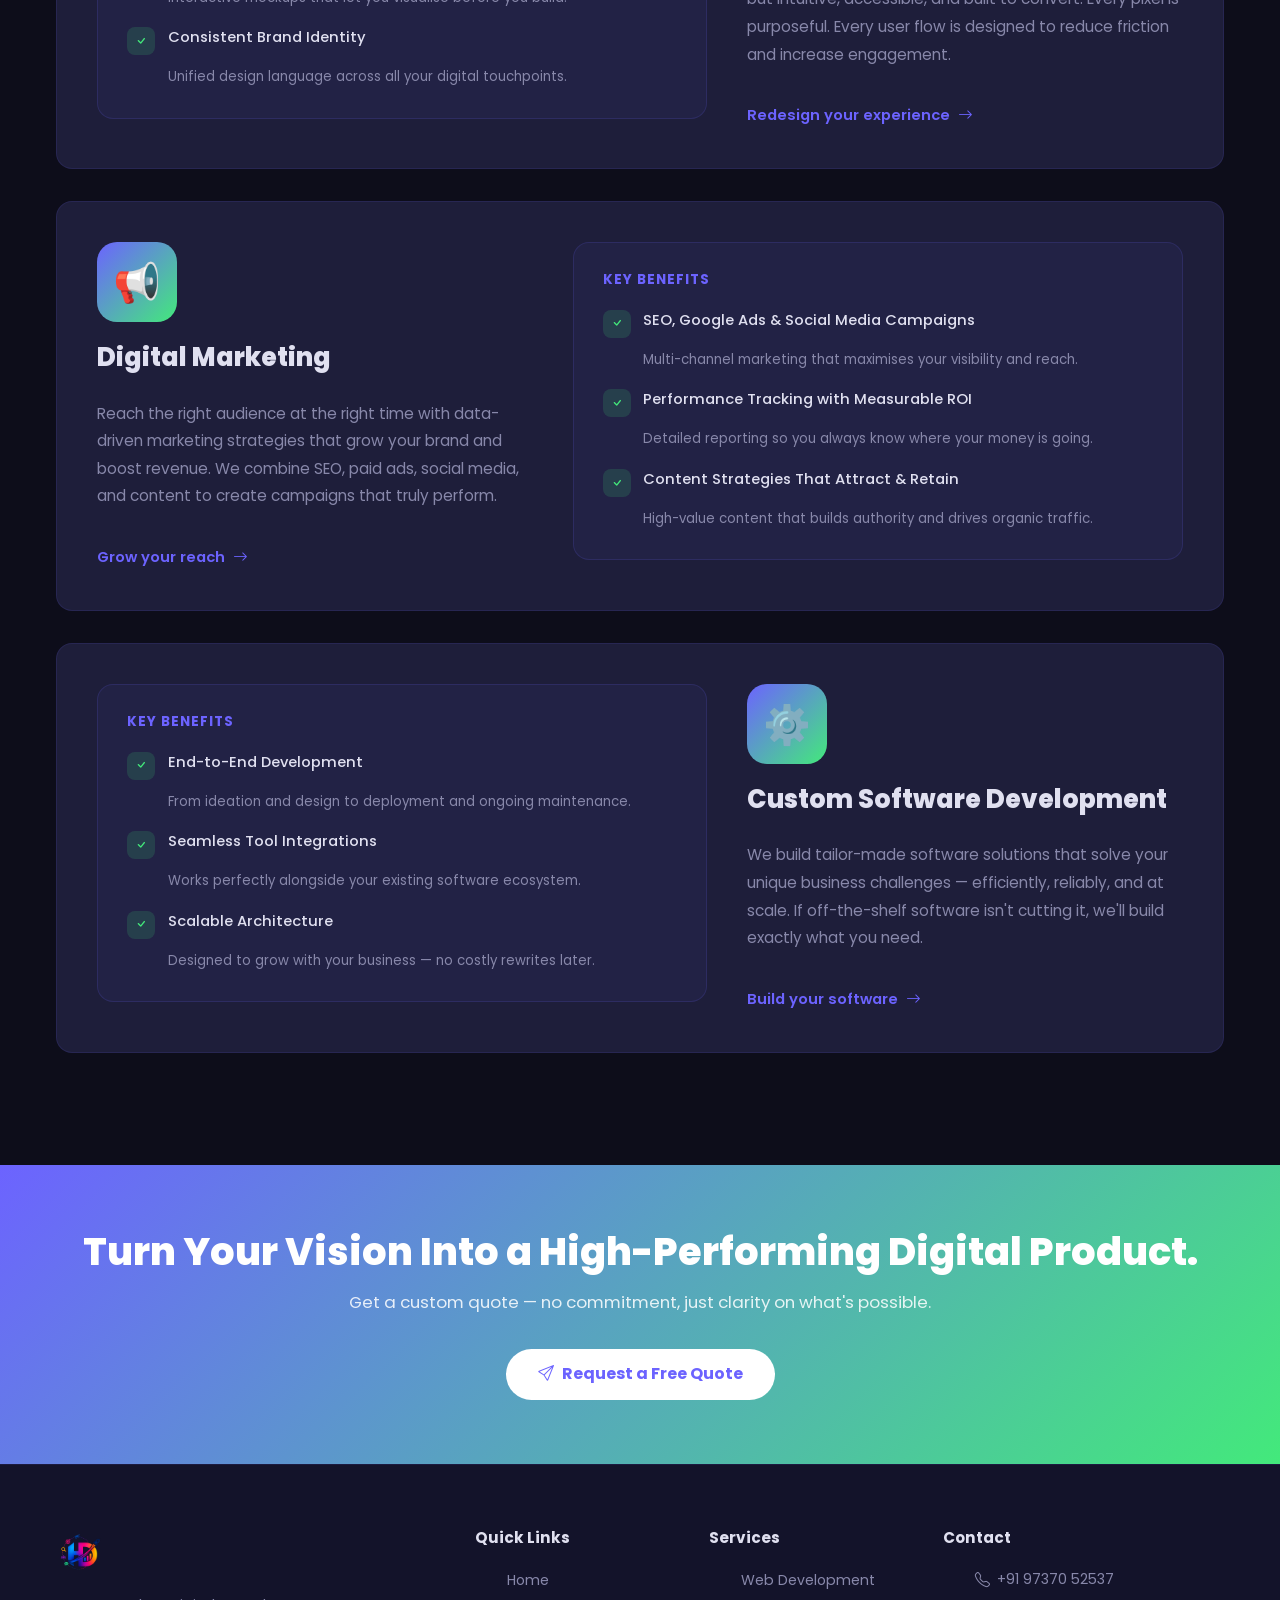
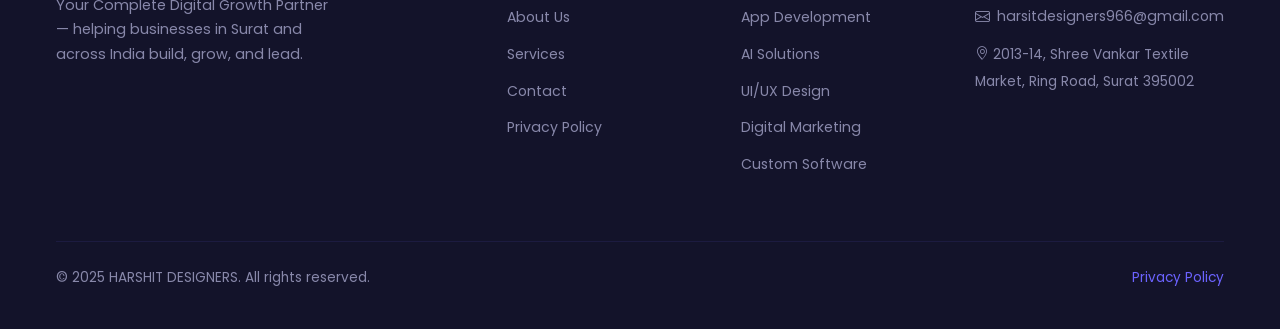
<file: services.html>
<!DOCTYPE html>
<html lang="en">
<head>
  <meta charset="UTF-8" />
  <meta name="viewport" content="width=device-width, initial-scale=1.0" />
  <meta name="description" content="HARSHIT DESIGNERS Services — Web Development, App Development, AI Solutions, UI/UX Design, Digital Marketing & Custom Software Development in Surat, Gujarat." />
  <title>Services | HARSHIT DESIGNERS</title>
  <link rel="icon" href="assets/favicon.png" type="image/png" />
  <link rel="stylesheet" href="https://cdn.jsdelivr.net/npm/bootstrap@5.3.3/dist/css/bootstrap.min.css" />
  <link rel="stylesheet" href="https://cdn.jsdelivr.net/npm/bootstrap-icons@1.11.3/font/bootstrap-icons.min.css" />
  <link rel="stylesheet" href="css/style.css" />
  <style>
    /* ─── SERVICE OVERVIEW CARDS ─── */
    .svc-card { background: var(--card-bg); border: 1px solid rgba(108,99,255,0.12); border-radius: var(--radius); padding: 2rem 1.6rem; height: 100%; display: flex; flex-direction: column; transition: var(--transition); position: relative; overflow: hidden; }
    .svc-card::after { content:''; position:absolute; inset:0; background: var(--gradient); opacity:0; transition: opacity 0.3s ease; z-index:0; border-radius: var(--radius); }
    .svc-card:hover { transform: translateY(-8px); border-color: transparent; box-shadow: 0 16px 40px rgba(108,99,255,0.25); }
    .svc-card:hover::after { opacity: 0.06; }
    .svc-card > * { position: relative; z-index: 1; }
    .svc-card-icon { width: 60px; height: 60px; border-radius: 16px; background: rgba(108,99,255,0.15); display: flex; align-items: center; justify-content: center; font-size: 1.8rem; margin-bottom: 1.2rem; transition: var(--transition); border: 1px solid rgba(108,99,255,0.2); }
    .svc-card:hover .svc-card-icon { background: var(--gradient); border-color: transparent; transform: scale(1.1); }
    .svc-card h3 { font-size: 1.1rem; font-weight: 700; margin-bottom: 0.6rem; color: var(--white); }
    .svc-card p { font-size: 0.9rem; color: var(--text-muted); line-height: 1.7; flex-grow: 1; margin-bottom: 1.4rem; }
    .svc-card .svc-btn { display: inline-flex; align-items: center; gap: 0.4rem; font-size: 0.85rem; font-weight: 600; color: var(--primary); transition: var(--transition); margin-top: auto; }
    .svc-card .svc-btn i { transition: var(--transition); }
    .svc-card:hover .svc-btn { color: var(--white); }
    .svc-card:hover .svc-btn i { transform: translateX(4px); }
    /* ─── DETAIL CARDS ─── */
    .service-detail-card { background: var(--card-bg); border-radius: var(--radius); border: 1px solid rgba(108,99,255,0.12); padding: 2.5rem; display: grid; grid-template-columns: 1fr 1.4fr; gap: 2.5rem; align-items: start; margin-bottom: 2rem; transition: var(--transition); }
    .service-detail-card:hover { border-color: rgba(108,99,255,0.35); box-shadow: var(--shadow); }
    .service-detail-card.reverse { direction: rtl; }
    .service-detail-card.reverse > * { direction: ltr; }
    .service-left { display: flex; flex-direction: column; gap: 1.2rem; }
    .service-icon-lg { width: 80px; height: 80px; border-radius: 20px; background: var(--gradient); display: flex; align-items: center; justify-content: center; font-size: 2.4rem; }
    .service-left h2 { font-size: 1.6rem; font-weight: 800; }
    .service-left p { color: var(--text-muted); font-size: 0.96rem; line-height: 1.8; }
    .service-left a { display: inline-flex; align-items: center; gap: 0.5rem; color: var(--primary); font-weight: 600; font-size: 0.92rem; transition: var(--transition); }
    .service-left a:hover { gap: 0.9rem; }
    .benefits-box { background: rgba(108,99,255,0.06); border: 1px solid rgba(108,99,255,0.15); border-radius: var(--radius); padding: 1.8rem; }
    .benefits-box h4 { font-size: 0.85rem; font-weight: 700; text-transform: uppercase; letter-spacing: 1px; color: var(--primary); margin-bottom: 1.2rem; }
    .benefit-item { display: flex; gap: 0.8rem; align-items: flex-start; margin-bottom: 1rem; }
    .benefit-item:last-child { margin-bottom: 0; }
    .benefit-ic { width: 28px; height: 28px; background: rgba(67,233,123,0.15); border-radius: 8px; display: flex; align-items: center; justify-content: center; color: var(--accent); font-size: 0.9rem; flex-shrink: 0; margin-top: 2px; }
    .benefit-item p { font-size: 0.92rem; color: var(--text); font-weight: 500; }
    .benefit-item span { font-size: 0.83rem; color: var(--text-muted); display: block; margin-top: 0.15rem; }
    .section-divider { text-align:center; margin: 1rem 0 3rem; }
    .section-divider span { font-size: 0.8rem; font-weight: 600; text-transform: uppercase; letter-spacing: 2px; color: var(--text-muted); padding: 0 1rem; position: relative; }
    .section-divider span::before, .section-divider span::after { content:''; position:absolute; top:50%; width:60px; height:1px; background: rgba(108,99,255,0.25); }
    .section-divider span::before { right:100%; }
    .section-divider span::after { left:100%; }
    @media(max-width:768px) { .service-detail-card { grid-template-columns: 1fr; } .service-detail-card.reverse { direction: ltr; } }
  </style>
</head>
<body>

<nav class="navbar navbar-expand-lg fixed-top" id="mainNav">
  <div class="container-fluid px-4">
    <a class="logo navbar-brand d-flex align-items-center gap-2" href="index.html">
      <img src="img/weblogo.png" alt="HARSHIT DESIGNERS Logo" style="height:52px;width:auto;object-fit:contain;" />
      <span class="brand-name"><span>HARSHIT</span> DESIGNERS</span>
    </a>
    <button class="navbar-toggler border-0" type="button" data-bs-toggle="collapse" data-bs-target="#navMenu" aria-controls="navMenu" aria-expanded="false" aria-label="Toggle navigation">
      <span class="hamburger" id="hamburger"><span></span><span></span><span></span></span>
    </button>
    <div class="collapse navbar-collapse" id="navMenu">
      <ul class="nav-links navbar-nav ms-auto align-items-lg-center">
        <li class="nav-item"><a href="index.html" class="nav-link">Home</a></li>
        <li class="nav-item"><a href="about.html" class="nav-link">About</a></li>
        <li class="nav-item"><a href="services.html" class="nav-link active">Services</a></li>
        <li class="nav-item"><a href="contact.html" class="nav-link">Contact</a></li>
        <li class="nav-item"><a href="privacy.html" class="nav-link">Privacy Policy</a></li>
        <li class="nav-item ms-lg-3"><a href="contact.html" class="nav-cta btn">Get a Quote</a></li>
      </ul>
    </div>
  </div>
</nav>

<section class="page-hero">
  <div class="breadcrumb"><a href="index.html">Home</a> <span>/</span> <span>Services</span></div>
  <h1>Services Built to <span class="gradient-text">Scale Your Business</span></h1>
  <p>End-to-end digital solutions — from design to deployment — all under one roof.</p>
</section>

<!-- ─── SERVICES OVERVIEW GRID ─── -->
<section class="section section-alt">
  <div class="container">
    <div class="text-center reveal">
      <span class="section-tag">All Services</span>
      <h2 class="section-title">Everything You Need to <span class="gradient-text">Grow Digitally</span></h2>
      <p class="section-sub">Your Complete Digital Growth Partner — six powerful services, one dedicated team.</p>
    </div>
    <div class="row g-4">
      <div class="col-lg-4 col-md-6 reveal">
        <div class="svc-card">
          <div class="svc-card-icon">🌐</div>
          <h3>Web Development</h3>
          <p>Fast, responsive, and visually stunning websites that convert visitors into loyal customers.</p>
          <a href="#web-dev" class="svc-btn">Explore Service <i class="bi bi-arrow-right"></i></a>
        </div>
      </div>
      <div class="col-lg-4 col-md-6 reveal">
        <div class="svc-card">
          <div class="svc-card-icon">📱</div>
          <h3>App Development</h3>
          <p>Powerful iOS &amp; Android apps built for seamless user experiences and real business value.</p>
          <a href="#app-dev" class="svc-btn">Explore Service <i class="bi bi-arrow-right"></i></a>
        </div>
      </div>
      <div class="col-lg-4 col-md-6 reveal">
        <div class="svc-card">
          <div class="svc-card-icon">🤖</div>
          <h3>AI Solutions</h3>
          <p>Intelligent automation, chatbots, and data-driven insights to future-proof your business.</p>
          <a href="#ai" class="svc-btn">Explore Service <i class="bi bi-arrow-right"></i></a>
        </div>
      </div>
      <div class="col-lg-4 col-md-6 reveal">
        <div class="svc-card">
          <div class="svc-card-icon">🎨</div>
          <h3>UI/UX Design</h3>
          <p>Beautiful, intuitive interfaces designed to engage users and drive conversions.</p>
          <a href="#uiux" class="svc-btn">Explore Service <i class="bi bi-arrow-right"></i></a>
        </div>
      </div>
      <div class="col-lg-4 col-md-6 reveal">
        <div class="svc-card">
          <div class="svc-card-icon">📢</div>
          <h3>Digital Marketing</h3>
          <p>SEO, Google Ads, and social media strategies that grow your brand with measurable ROI.</p>
          <a href="#marketing" class="svc-btn">Explore Service <i class="bi bi-arrow-right"></i></a>
        </div>
      </div>
      <div class="col-lg-4 col-md-6 reveal">
        <div class="svc-card">
          <div class="svc-card-icon">⚙️</div>
          <h3>Custom Software</h3>
          <p>Tailor-made software solutions built to solve your unique business challenges at scale.</p>
          <a href="#software" class="svc-btn">Explore Service <i class="bi bi-arrow-right"></i></a>
        </div>
      </div>
    </div>
  </div>
</section>

<!-- ─── SERVICE DETAILS ─── -->
<section class="section">
  <div class="container">
    <div class="section-divider"><span>Detailed Breakdown</span></div>

    <!-- Web Development -->
    <div class="service-detail-card reveal" id="web-dev">
      <div class="service-left">
        <div class="service-icon-lg">🌐</div>
        <h2>Web Development</h2>
        <p>We craft fast, responsive, and visually stunning websites that leave a lasting impression and turn visitors into customers. Whether it's a landing page, a corporate site, or a full-scale e-commerce platform — we deliver with precision.</p>
        <a href="contact.html">Start your web project <i class="bi bi-arrow-right"></i></a>
      </div>
      <div class="benefits-box">
        <h4>Key Benefits</h4>
        <div class="benefit-item"><div class="benefit-ic"><i class="bi bi-check"></i></div><div><p>Mobile-First, SEO-Ready Architecture</p><span>Built for search engines and every screen size from day one.</span></div></div>
        <div class="benefit-item"><div class="benefit-ic"><i class="bi bi-check"></i></div><div><p>Custom Brand-Aligned Designs</p><span>No templates — every element crafted to reflect your brand identity.</span></div></div>
        <div class="benefit-item"><div class="benefit-ic"><i class="bi bi-check"></i></div><div><p>Blazing-Fast Performance</p><span>Optimised for speed, uptime, and security across all devices.</span></div></div>
      </div>
    </div>

    <!-- App Development -->
    <div class="service-detail-card reverse reveal" id="app-dev">
      <div class="service-left">
        <div class="service-icon-lg">📱</div>
        <h2>App Development</h2>
        <p>From concept to launch, we build powerful iOS and Android apps that deliver seamless user experiences and real business value. We specialise in intuitive, performance-driven mobile applications that keep users coming back.</p>
        <a href="contact.html">Build your app <i class="bi bi-arrow-right"></i></a>
      </div>
      <div class="benefits-box">
        <h4>Key Benefits</h4>
        <div class="benefit-item"><div class="benefit-ic"><i class="bi bi-check"></i></div><div><p>Cross-Platform & Native Development</p><span>iOS, Android, or both — built for performance on every platform.</span></div></div>
        <div class="benefit-item"><div class="benefit-ic"><i class="bi bi-check"></i></div><div><p>Intuitive UI for Maximum Engagement</p><span>User-centric design that keeps users engaged and returning.</span></div></div>
        <div class="benefit-item"><div class="benefit-ic"><i class="bi bi-check"></i></div><div><p>Scalable Backend Integration</p><span>Robust APIs and real-time features that grow with your business.</span></div></div>
      </div>
    </div>

    <!-- AI Solutions -->
    <div class="service-detail-card reveal" id="ai">
      <div class="service-left">
        <div class="service-icon-lg">🤖</div>
        <h2>AI Solutions</h2>
        <p>Leverage the power of Artificial Intelligence to automate operations, predict trends, and make smarter business decisions. From intelligent chatbots to predictive analytics — we bring AI to your business in practical, profitable ways.</p>
        <a href="contact.html">Explore AI for your business <i class="bi bi-arrow-right"></i></a>
      </div>
      <div class="benefits-box">
        <h4>Key Benefits</h4>
        <div class="benefit-item"><div class="benefit-ic"><i class="bi bi-check"></i></div><div><p>Custom AI Models & Chatbot Integrations</p><span>Tailored AI tools that work seamlessly within your existing systems.</span></div></div>
        <div class="benefit-item"><div class="benefit-ic"><i class="bi bi-check"></i></div><div><p>Data-Driven Insights & Automation</p><span>Turn raw data into decisions and manual tasks into automated workflows.</span></div></div>
        <div class="benefit-item"><div class="benefit-ic"><i class="bi bi-check"></i></div><div><p>Future-Proof Technology</p><span>Built on the latest AI frameworks, ready to evolve with your industry.</span></div></div>
      </div>
    </div>

    <!-- UI/UX Design -->
    <div class="service-detail-card reverse reveal" id="uiux">
      <div class="service-left">
        <div class="service-icon-lg">🎨</div>
        <h2>UI/UX Design</h2>
        <p>We design digital interfaces that are not just beautiful — but intuitive, accessible, and built to convert. Every pixel is purposeful. Every user flow is designed to reduce friction and increase engagement.</p>
        <a href="contact.html">Redesign your experience <i class="bi bi-arrow-right"></i></a>
      </div>
      <div class="benefits-box">
        <h4>Key Benefits</h4>
        <div class="benefit-item"><div class="benefit-ic"><i class="bi bi-check"></i></div><div><p>User Research-Backed Design Decisions</p><span>We study your users before touching any design tools.</span></div></div>
        <div class="benefit-item"><div class="benefit-ic"><i class="bi bi-check"></i></div><div><p>Pixel-Perfect Prototypes & Wireframes</p><span>Interactive mockups that let you visualise before you build.</span></div></div>
        <div class="benefit-item"><div class="benefit-ic"><i class="bi bi-check"></i></div><div><p>Consistent Brand Identity</p><span>Unified design language across all your digital touchpoints.</span></div></div>
      </div>
    </div>

    <!-- Digital Marketing -->
    <div class="service-detail-card reveal" id="marketing">
      <div class="service-left">
        <div class="service-icon-lg">📢</div>
        <h2>Digital Marketing</h2>
        <p>Reach the right audience at the right time with data-driven marketing strategies that grow your brand and boost revenue. We combine SEO, paid ads, social media, and content to create campaigns that truly perform.</p>
        <a href="contact.html">Grow your reach <i class="bi bi-arrow-right"></i></a>
      </div>
      <div class="benefits-box">
        <h4>Key Benefits</h4>
        <div class="benefit-item"><div class="benefit-ic"><i class="bi bi-check"></i></div><div><p>SEO, Google Ads & Social Media Campaigns</p><span>Multi-channel marketing that maximises your visibility and reach.</span></div></div>
        <div class="benefit-item"><div class="benefit-ic"><i class="bi bi-check"></i></div><div><p>Performance Tracking with Measurable ROI</p><span>Detailed reporting so you always know where your money is going.</span></div></div>
        <div class="benefit-item"><div class="benefit-ic"><i class="bi bi-check"></i></div><div><p>Content Strategies That Attract & Retain</p><span>High-value content that builds authority and drives organic traffic.</span></div></div>
      </div>
    </div>

    <!-- Custom Software -->
    <div class="service-detail-card reverse reveal" id="software">
      <div class="service-left">
        <div class="service-icon-lg">⚙️</div>
        <h2>Custom Software Development</h2>
        <p>We build tailor-made software solutions that solve your unique business challenges — efficiently, reliably, and at scale. If off-the-shelf software isn't cutting it, we'll build exactly what you need.</p>
        <a href="contact.html">Build your software <i class="bi bi-arrow-right"></i></a>
      </div>
      <div class="benefits-box">
        <h4>Key Benefits</h4>
        <div class="benefit-item"><div class="benefit-ic"><i class="bi bi-check"></i></div><div><p>End-to-End Development</p><span>From ideation and design to deployment and ongoing maintenance.</span></div></div>
        <div class="benefit-item"><div class="benefit-ic"><i class="bi bi-check"></i></div><div><p>Seamless Tool Integrations</p><span>Works perfectly alongside your existing software ecosystem.</span></div></div>
        <div class="benefit-item"><div class="benefit-ic"><i class="bi bi-check"></i></div><div><p>Scalable Architecture</p><span>Designed to grow with your business — no costly rewrites later.</span></div></div>
      </div>
    </div>

  </div>
</section>

<section class="cta-banner">
  <div class="container">
    <h2>Turn Your Vision Into a High-Performing Digital Product.</h2>
    <p>Get a custom quote — no commitment, just clarity on what's possible.</p>
    <a href="contact.html" class="btn btn-white"><i class="bi bi-send"></i> Request a Free Quote</a>
  </div>
</section>

<footer>
  <div class="container">
    <div class="footer-grid">
      <div class="footer-brand">
        <a href="index.html" class="logo d-flex align-items-center gap-2">
          <img src="img/weblogo.png" alt="HARSHIT DESIGNERS" style="height:48px;width:auto;object-fit:contain;" />
        </a>
        <p>Your Complete Digital Growth Partner — helping businesses in Surat and across India build, grow, and lead.</p>

      </div>
      <div class="footer-col"><h4>Quick Links</h4><ul>
        <li><a href="index.html">Home</a></li><li><a href="about.html">About Us</a></li>
        <li><a href="services.html">Services</a></li><li><a href="contact.html">Contact</a></li>
        <li><a href="privacy.html">Privacy Policy</a></li>
      </ul></div>
      <div class="footer-col"><h4>Services</h4><ul>
        <li><a href="#web-dev">Web Development</a></li><li><a href="#app-dev">App Development</a></li>
        <li><a href="#ai">AI Solutions</a></li><li><a href="#uiux">UI/UX Design</a></li>
        <li><a href="#marketing">Digital Marketing</a></li><li><a href="#software">Custom Software</a></li>
      </ul></div>
      <div class="footer-col"><h4>Contact</h4><ul>
        <li><a href="tel:+919737052537"><i class="bi bi-telephone"></i> +91 97370 52537</a></li>
        <li><a href="mailto:harsitdesigners966@gmail.com"><i class="bi bi-envelope"></i> harsitdesigners966@gmail.com</a></li>
        <li><span style="color:var(--text-muted);font-size:.86rem;line-height:1.6;"><i class="bi bi-geo-alt"></i> 2013-14, Shree Vankar Textile Market, Ring Road, Surat 395002</span></li>
      </ul></div>
    </div>
    <div class="footer-bottom">
      <p>© 2025 HARSHIT DESIGNERS. All rights reserved.</p>
      <p><a href="privacy.html">Privacy Policy</a></p>
    </div>
  </div>
</footer>
<script src="https://cdn.jsdelivr.net/npm/bootstrap@5.3.3/dist/js/bootstrap.bundle.min.js"></script>
<script src="js/main.js"></script>
</body>
</html>
</file>
<file: css/style.css>
@import url('https://fonts.googleapis.com/css2?family=Poppins:wght@300;400;500;600;700;800&display=swap');

:root {
  --primary: #6c63ff;
  --primary-dark: #4b44cc;
  --secondary: #ff6584;
  --accent: #43e97b;
  --dark: #0d0d1a;
  --dark-2: #13132a;
  --dark-3: #1a1a35;
  --card-bg: #1e1e3a;
  --text: #e0e0f0;
  --text-muted: #8888aa;
  --white: #ffffff;
  --gradient: linear-gradient(135deg, #6c63ff 0%, #43e97b 100%);
  --gradient-2: linear-gradient(135deg, #6c63ff 0%, #ff6584 100%);
  --shadow: 0 8px 32px rgba(108, 99, 255, 0.18);
  --radius: 16px;
  --transition: all 0.3s ease;
}

*,
*::before,
*::after {
  margin: 0;
  padding: 0;
  box-sizing: border-box;
}

html {
  scroll-behavior: smooth;
}

body {
  font-family: 'Poppins', sans-serif;
  background: var(--dark);
  color: var(--text);
  line-height: 1.7;
  overflow-x: hidden;
}

a {
  text-decoration: none;
  color: inherit;
}

ul {
  list-style: none;
}

img {
  max-width: 100%;
  display: block;
}

/* ─── SCROLLBAR ─── */
::-webkit-scrollbar {
  width: 6px;
}

::-webkit-scrollbar-track {
  background: var(--dark-2);
}

::-webkit-scrollbar-thumb {
  background: var(--primary);
  border-radius: 3px;
}

/* ─── NAVBAR ─── */
.navbar {
  position: fixed;
  top: 0;
  width: 100%;
  z-index: 1000;
  padding: 1rem 2rem;
  display: flex;
  align-items: center;
  justify-content: space-between;
  background: rgba(13, 13, 26, 0.85);
  backdrop-filter: blur(16px);
  border-bottom: 1px solid rgba(108, 99, 255, 0.12);
  transition: var(--transition);
}

.navbar.scrolled {
  padding: 0.7rem 2rem;
  box-shadow: var(--shadow);
}

.logo {
  font-size: 1.5rem;
  font-weight: 800;
  display: inline-flex;
  align-items: center;
  gap: 0.5rem;
}

.logo span {
  background: var(--gradient);
  -webkit-background-clip: text;
  -webkit-text-fill-color: transparent;
}

.brand-name {
  font-size: 1.3rem;
  font-weight: 800;
  color: var(--white);
  letter-spacing: 0.5px;
  white-space: nowrap;
}

.brand-name span {
  background: var(--gradient);
  -webkit-background-clip: text;
  -webkit-text-fill-color: transparent;
}

.nav-links {
  display: flex;
  gap: 2rem;
  align-items: center;
}

.nav-links a {
  font-size: 0.95rem;
  font-weight: 500;
  color: var(--text-muted);
  transition: var(--transition);
  position: relative;
}

.nav-links a::after {
  content: '';
  position: absolute;
  bottom: -4px;
  left: 0;
  width: 0;
  height: 2px;
  background: var(--gradient);
  transition: var(--transition);
  border-radius: 2px;
}

.nav-links a:hover,
.nav-links a.active {
  color: var(--white);
}

.nav-links a:hover::after,
.nav-links a.active::after {
  width: 100%;
}

.nav-cta {
  background: var(--gradient);
  color: var(--white) !important;
  padding: 0.5rem 1.4rem;
  border-radius: 50px;
  font-weight: 600;
  transition: var(--transition);
}

.nav-cta:hover {
  transform: translateY(-2px);
  box-shadow: 0 6px 20px rgba(108, 99, 255, 0.4);
}

.nav-cta::after {
  display: none !important;
}

.hamburger {
  display: none;
  flex-direction: column;
  gap: 5px;
  cursor: pointer;
}

.hamburger span {
  width: 26px;
  height: 2px;
  background: var(--text);
  border-radius: 2px;
  transition: var(--transition);
}

/* ─── HERO ─── */
.hero {
  min-height: 100vh;
  display: flex;
  align-items: center;
  justify-content: center;
  text-align: center;
  padding: 8rem 2rem 4rem;
  position: relative;
  overflow: hidden;
}

.hero-bg {
  position: absolute;
  inset: 0;
  z-index: 0;
  background: radial-gradient(ellipse at 60% 40%, rgba(108, 99, 255, 0.18) 0%, transparent 65%),
    radial-gradient(ellipse at 20% 80%, rgba(67, 233, 123, 0.1) 0%, transparent 55%);
}

.hero-bg .blob {
  position: absolute;
  border-radius: 50%;
  filter: blur(80px);
  opacity: 0.35;
  animation: float 8s ease-in-out infinite;
}

.blob-1 {
  width: 400px;
  height: 400px;
  background: var(--primary);
  top: -100px;
  right: -100px;
}

.blob-2 {
  width: 300px;
  height: 300px;
  background: var(--accent);
  bottom: -80px;
  left: -80px;
  animation-delay: -4s;
}

@keyframes float {

  0%,
  100% {
    transform: translateY(0) scale(1)
  }

  50% {
    transform: translateY(-30px) scale(1.05)
  }
}

.hero-content {
  position: relative;
  z-index: 1;
  max-width: 850px;
}

.hero-badge {
  display: inline-block;
  padding: 0.4rem 1.2rem;
  background: rgba(108, 99, 255, 0.15);
  border: 1px solid rgba(108, 99, 255, 0.3);
  border-radius: 50px;
  font-size: 0.85rem;
  font-weight: 500;
  color: var(--primary);
  margin-bottom: 1.5rem;
  animation: fadeInDown 0.6s ease;
}

.hero h1 {
  font-size: clamp(2.2rem, 5vw, 4rem);
  font-weight: 800;
  line-height: 1.2;
  margin-bottom: 1.2rem;
  animation: fadeInUp 0.7s ease 0.1s both;
}

.hero h1 .gradient-text {
  background: var(--gradient);
  -webkit-background-clip: text;
  -webkit-text-fill-color: transparent;
}

.hero p {
  font-size: 1.15rem;
  color: var(--text-muted);
  max-width: 640px;
  margin: 0 auto 2.5rem;
  animation: fadeInUp 0.7s ease 0.2s both;
}

.hero-btns {
  display: flex;
  gap: 1rem;
  justify-content: center;
  flex-wrap: wrap;
  animation: fadeInUp 0.7s ease 0.3s both;
}

.btn {
  display: inline-flex;
  align-items: center;
  gap: 0.5rem;
  padding: 0.85rem 2rem;
  border-radius: 50px;
  font-weight: 600;
  font-size: 1rem;
  cursor: pointer;
  border: none;
  transition: var(--transition);
}

.btn-primary {
  background: var(--gradient);
  color: var(--white);
}

.btn-primary:hover {
  transform: translateY(-3px);
  box-shadow: 0 10px 30px rgba(108, 99, 255, 0.4);
}

.btn-outline {
  background: transparent;
  color: var(--white);
  border: 2px solid rgba(108, 99, 255, 0.5);
}

.btn-outline:hover {
  border-color: var(--primary);
  background: rgba(108, 99, 255, 0.1);
  transform: translateY(-3px);
}

/* ─── STATS ─── */
.stats {
  padding: 3rem 2rem;
  background: var(--dark-2);
  border-top: 1px solid rgba(108, 99, 255, 0.1);
  border-bottom: 1px solid rgba(108, 99, 255, 0.1);
}

.stats-grid {
  display: grid;
  grid-template-columns: repeat(auto-fit, minmax(160px, 1fr));
  gap: 2rem;
  max-width: 900px;
  margin: 0 auto;
  text-align: center;
}

.stat-num {
  font-size: 2.5rem;
  font-weight: 800;
  background: var(--gradient);
  -webkit-background-clip: text;
  -webkit-text-fill-color: transparent;
}

.stat-label {
  font-size: 0.9rem;
  color: var(--text-muted);
  margin-top: 0.2rem;
}

/* ─── SECTION COMMON ─── */
.section {
  padding: 5rem 2rem;
}

.section-alt {
  background: var(--dark-2);
}

.container {
  max-width: 1200px;
  margin: 0 auto;
}

.section-tag {
  display: inline-block;
  padding: 0.3rem 1rem;
  background: rgba(108, 99, 255, 0.12);
  border: 1px solid rgba(108, 99, 255, 0.25);
  border-radius: 50px;
  font-size: 0.8rem;
  font-weight: 600;
  color: var(--primary);
  text-transform: uppercase;
  letter-spacing: 1px;
  margin-bottom: 1rem;
}

.section-title {
  font-size: clamp(1.8rem, 3.5vw, 2.8rem);
  font-weight: 800;
  margin-bottom: 1rem;
}

.section-sub {
  color: var(--text-muted);
  max-width: 560px;
  font-size: 1.05rem;
  margin-bottom: 3rem;
}

.text-center {
  text-align: center;
}

.text-center .section-sub {
  margin-left: auto;
  margin-right: auto;
}

/* ─── CARDS ─── */
.card {
  background: var(--card-bg);
  border-radius: var(--radius);
  border: 1px solid rgba(108, 99, 255, 0.12);
  padding: 2rem;
  transition: var(--transition);
}

.card:hover {
  transform: translateY(-6px);
  border-color: rgba(108, 99, 255, 0.35);
  box-shadow: var(--shadow);
}

.card-icon {
  width: 54px;
  height: 54px;
  border-radius: 14px;
  background: rgba(108, 99, 255, 0.15);
  display: flex;
  align-items: center;
  justify-content: center;
  font-size: 1.6rem;
  margin-bottom: 1.2rem;
}

.card h3 {
  font-size: 1.15rem;
  font-weight: 700;
  margin-bottom: 0.6rem;
}

.card p {
  font-size: 0.92rem;
  color: var(--text-muted);
  margin-bottom: 1rem;
}

.card ul {
  display: flex;
  flex-direction: column;
  gap: 0.4rem;
}

.card ul li {
  font-size: 0.88rem;
  color: var(--text-muted);
  display: flex;
  align-items: flex-start;
  gap: 0.5rem;
}

.card ul li::before {
  content: '✓';
  color: var(--accent);
  font-weight: 700;
  flex-shrink: 0;
}

/* ─── GRID ─── */
.grid-2 {
  display: grid;
  grid-template-columns: repeat(auto-fit, minmax(280px, 1fr));
  gap: 1.5rem;
}

.grid-3 {
  display: grid;
  grid-template-columns: repeat(auto-fit, minmax(280px, 1fr));
  gap: 1.5rem;
}

/* ─── ABOUT SPLIT ─── */
.about-grid {
  display: grid;
  grid-template-columns: 1fr 1fr;
  gap: 4rem;
  align-items: center;
}

.about-img {
  position: relative;
}

.about-img-inner {
  border-radius: var(--radius);
  overflow: hidden;
  background: var(--gradient);
  padding: 3px;
}

.about-img-inner img {
  border-radius: calc(var(--radius) - 3px);
  width: 100%;
}

.about-badge {
  position: absolute;
  bottom: -1rem;
  right: -1rem;
  background: var(--card-bg);
  border: 1px solid rgba(108, 99, 255, 0.2);
  border-radius: var(--radius);
  padding: 1rem 1.5rem;
  box-shadow: var(--shadow);
}

.about-badge .num {
  font-size: 2rem;
  font-weight: 800;
  background: var(--gradient);
  -webkit-background-clip: text;
  -webkit-text-fill-color: transparent;
}

.about-badge .lbl {
  font-size: 0.8rem;
  color: var(--text-muted);
}

.about-text .lead {
  font-size: 1.1rem;
  color: var(--text);
  margin-bottom: 1.5rem;
}

.about-text p {
  color: var(--text-muted);
  margin-bottom: 1rem;
  font-size: 0.96rem;
}

.check-list {
  display: flex;
  flex-direction: column;
  gap: 0.7rem;
  margin-top: 1.5rem;
}

.check-list li {
  display: flex;
  align-items: center;
  gap: 0.7rem;
  font-size: 0.95rem;
}

.check-list li .ic {
  width: 22px;
  height: 22px;
  background: rgba(67, 233, 123, 0.15);
  border-radius: 50%;
  display: flex;
  align-items: center;
  justify-content: center;
  color: var(--accent);
  font-size: 0.75rem;
  flex-shrink: 0;
}

/* ─── CTA BANNER ─── */
.cta-banner {
  background: var(--gradient);
  padding: 4rem 2rem;
  text-align: center;
}

.cta-banner h2 {
  font-size: clamp(1.6rem, 3vw, 2.4rem);
  font-weight: 800;
  color: var(--white);
  margin-bottom: 0.8rem;
}

.cta-banner p {
  color: rgba(255, 255, 255, 0.85);
  margin-bottom: 2rem;
  font-size: 1.05rem;
}

.btn-white {
  background: var(--white);
  color: var(--primary);
  font-weight: 700;
}

.btn-white:hover {
  transform: translateY(-3px);
  box-shadow: 0 10px 30px rgba(0, 0, 0, 0.2);
}

/* ─── CONTACT ─── */
.contact-grid {
  display: grid;
  grid-template-columns: 1fr 1.4fr;
  gap: 3rem;
  align-items: start;
}

.contact-info h3 {
  font-size: 1.5rem;
  font-weight: 700;
  margin-bottom: 0.8rem;
}

.contact-info p {
  color: var(--text-muted);
  margin-bottom: 2rem;
  font-size: 0.96rem;
}

.contact-item {
  display: flex;
  gap: 1rem;
  align-items: flex-start;
  margin-bottom: 1.5rem;
}

.contact-ic {
  width: 46px;
  height: 46px;
  background: rgba(108, 99, 255, 0.15);
  border-radius: 12px;
  display: flex;
  align-items: center;
  justify-content: center;
  font-size: 1.2rem;
  flex-shrink: 0;
}

.contact-item h4 {
  font-size: 0.85rem;
  color: var(--text-muted);
  margin-bottom: 0.2rem;
}

.contact-item a,
.contact-item span {
  font-size: 0.96rem;
  font-weight: 500;
  color: var(--text);
  display: inline-flex;
  align-items: center;
  gap: 0.4rem;
}

.contact-item a i,
.contact-item span i {
  flex-shrink: 0;
}

.contact-item a:hover {
  color: var(--primary);
}

.form-card {
  background: var(--card-bg);
  border-radius: var(--radius);
  border: 1px solid rgba(108, 99, 255, 0.12);
  padding: 2.5rem;
}

.form-row {
  display: grid;
  grid-template-columns: 1fr 1fr;
  gap: 1rem;
}

.form-group {
  margin-bottom: 1.2rem;
}

.form-group label {
  display: block;
  font-size: 0.85rem;
  font-weight: 600;
  margin-bottom: 0.5rem;
  color: var(--text-muted);
}

.form-group input,
.form-group select,
.form-group textarea {
  width: 100%;
  padding: 0.8rem 1.1rem;
  background: rgba(255, 255, 255, 0.04);
  border: 1px solid rgba(108, 99, 255, 0.2);
  border-radius: 10px;
  color: var(--text);
  font-family: 'Poppins', sans-serif;
  font-size: 0.92rem;
  transition: var(--transition);
  outline: none;
}

.form-group input:focus,
.form-group select,
.form-group textarea:focus {
  border-color: var(--primary);
  background: rgba(108, 99, 255, 0.06);
}

.form-group textarea {
  resize: vertical;
  min-height: 110px;
}

.form-group select option {
  background: var(--dark-3);
}

/* ─── FOOTER ─── */
footer {
  background: var(--dark-2);
  padding: 4rem 2rem 1.5rem;
  border-top: 1px solid rgba(108, 99, 255, 0.1);
}

.footer-grid {
  display: grid;
  grid-template-columns: 2fr 1fr 1fr 1fr;
  gap: 3rem;
  margin-bottom: 3rem;
}

.footer-brand p {
  color: var(--text-muted);
  font-size: 0.9rem;
  margin: 1rem 0 1.5rem;
  max-width: 280px;
}

.social-links {
  display: flex;
  gap: 0.8rem;
}

.social-links a {
  width: 38px;
  height: 38px;
  background: rgba(108, 99, 255, 0.12);
  border-radius: 10px;
  display: flex;
  align-items: center;
  justify-content: center;
  font-size: 1rem;
  transition: var(--transition);
  border: 1px solid rgba(108, 99, 255, 0.15);
}

.social-links a:hover {
  background: var(--primary);
  transform: translateY(-3px);
}

.footer-col h4 {
  font-size: 0.95rem;
  font-weight: 700;
  margin-bottom: 1.2rem;
}

.footer-col ul {
  display: flex;
  flex-direction: column;
  gap: 0.6rem;
}

.footer-col ul li a {
  font-size: 0.88rem;
  color: var(--text-muted);
  transition: var(--transition);
  display: inline-flex;
  align-items: center;
  gap: 0.45rem;
  flex-wrap: nowrap;
}

.footer-col ul li a i {
  font-size: 0.95rem;
  flex-shrink: 0;
  line-height: 1;
}

.footer-col ul li a:hover {
  color: var(--primary);
}

.footer-bottom {
  border-top: 1px solid rgba(108, 99, 255, 0.1);
  padding-top: 1.5rem;
  display: flex;
  justify-content: space-between;
  align-items: center;
  flex-wrap: wrap;
  gap: 1rem;
}

.footer-bottom p {
  font-size: 0.85rem;
  color: var(--text-muted);
}

.footer-bottom a {
  color: var(--primary);
}

/* ─── PAGE HERO ─── */
.page-hero {
  padding: 9rem 2rem 4rem;
  text-align: center;
  background: radial-gradient(ellipse at 50% 0%, rgba(108, 99, 255, 0.2) 0%, transparent 65%);
}

.page-hero h1 {
  font-size: clamp(2rem, 4vw, 3.2rem);
  font-weight: 800;
  margin-bottom: 1rem;
}

.page-hero p {
  color: var(--text-muted);
  max-width: 540px;
  margin: 0 auto;
}

.breadcrumb {
  display: flex;
  justify-content: center;
  gap: 0.5rem;
  font-size: 0.85rem;
  color: var(--text-muted);
  margin-bottom: 1.2rem;
}

.breadcrumb a {
  color: var(--primary);
}

.breadcrumb span {
  color: var(--text-muted);
}

/* ─── ANIMATIONS ─── */
@keyframes fadeInUp {
  from {
    opacity: 0;
    transform: translateY(24px)
  }

  to {
    opacity: 1;
    transform: translateY(0)
  }
}

@keyframes fadeInDown {
  from {
    opacity: 0;
    transform: translateY(-16px)
  }

  to {
    opacity: 1;
    transform: translateY(0)
  }
}

.reveal {
  opacity: 0;
  transform: translateY(30px);
  transition: opacity 0.7s ease, transform 0.7s ease;
}

.reveal.visible {
  opacity: 1;
  transform: translateY(0);
}

/* Safety fallback: if JS is slow on mobile, never permanently hide content */
@media (max-width: 768px) {
  .reveal {
    opacity: 0;
    transform: translateY(20px);
    animation: revealFallback 0.6s ease 0.4s forwards;
  }
  @keyframes revealFallback {
    to { opacity: 1; transform: translateY(0); }
  }
  .reveal.visible {
    animation: none;
    opacity: 1;
    transform: translateY(0);
  }
}

/* ─── PRIVACY ─── */
.privacy-content {
  max-width: 860px;
  margin: 0 auto;
}

.privacy-content h2 {
  font-size: 1.4rem;
  font-weight: 700;
  margin: 2.5rem 0 0.8rem;
  color: var(--white);
}

.privacy-content p,
.privacy-content li {
  color: var(--text-muted);
  font-size: 0.96rem;
  line-height: 1.9;
}

.privacy-content ul {
  padding-left: 1.5rem;
  list-style: disc;
  display: flex;
  flex-direction: column;
  gap: 0.4rem;
  margin-top: 0.5rem;
}

/* ══════════════════════════════════════════════
   RESPONSIVE — Mobile-First, 5-Breakpoint System
   ══════════════════════════════════════════════ */

/* ─── Base safety ─── */
*,
*::before,
*::after {
  box-sizing: border-box;
}

body {
  overflow-x: hidden;
}

img {
  max-width: 100%;
  height: auto;
  display: block;
}

.container {
  width: 100%;
  max-width: 1200px;
  margin: 0 auto;
  padding: 0 1rem;
}

/* ─── 1200px — Large desktops ─── */
@media (max-width: 1200px) {
  .container {
    padding: 0 1.5rem;
  }

  .footer-grid {
    gap: 2rem;
  }

  .about-grid {
    gap: 2.5rem;
  }
}

/* ─── 992px — Tablets landscape / small desktop ─── */
@media (max-width: 992px) {

  /* Layout */
  .section {
    padding: 4rem 1.5rem;
  }

  .about-grid {
    grid-template-columns: 1fr;
    gap: 2rem;
  }

  .about-img {
    display: none;
  }

  .contact-grid {
    grid-template-columns: 1fr;
    gap: 2rem;
  }

  .footer-grid {
    grid-template-columns: 1fr 1fr;
    gap: 2rem;
  }

  /* Typography */
  .section-title {
    font-size: clamp(1.6rem, 3vw, 2.4rem);
  }

  .hero h1 {
    font-size: clamp(2rem, 5vw, 3.2rem);
  }

  /* Stats */
  .stats-grid {
    grid-template-columns: repeat(2, 1fr);
    gap: 1.5rem;
  }

  /* Grids */
  .grid-3 {
    grid-template-columns: repeat(2, 1fr);
  }
}

/* ─── 768px — Tablets portrait ─── */
@media (max-width: 768px) {

  /* Navbar — Bootstrap handles collapse; fix visual gaps */
  .navbar {
    padding: 0.9rem 1.2rem;
  }

  .navbar.scrolled {
    padding: 0.65rem 1.2rem;
  }

  .navbar-collapse {
    background: var(--dark-2);
    border-radius: 0 0 16px 16px;
    padding: 1.2rem 1.5rem;
    border-top: 1px solid rgba(108, 99, 255, 0.15);
    margin-top: 0.5rem;
    box-shadow: 0 8px 24px rgba(0, 0, 0, 0.3);
  }

  .navbar-nav {
    gap: 0.2rem;
  }

  .navbar-nav .nav-link {
    padding: 0.65rem 0.4rem !important;
    font-size: 1rem;
  }

  .navbar-nav .nav-cta {
    margin-top: 0.6rem;
    display: inline-block;
    width: auto;
  }

  /* Hamburger icon color */
  .navbar-toggler-icon {
    filter: brightness(0) invert(1);
  }

  /* Section */
  .section {
    padding: 3.5rem 1.2rem;
  }

  .section-title {
    font-size: clamp(1.5rem, 4.5vw, 2rem);
  }

  .section-sub {
    font-size: 0.96rem;
    margin-bottom: 2rem;
  }

  /* Page hero */
  .page-hero {
    padding: 7rem 1.2rem 3rem;
  }

  .page-hero h1 {
    font-size: clamp(1.7rem, 5vw, 2.6rem);
  }

  /* Hero */
  .hero {
    padding: 7rem 1.2rem 3rem;
  }

  .hero p {
    font-size: 1rem;
  }

  .hero-btns {
    flex-direction: column;
    align-items: center;
    gap: 0.8rem;
  }

  .btn {
    width: 100%;
    max-width: 300px;
    justify-content: center;
    min-height: 48px;
    font-size: 0.96rem;
  }

  /* About */
  .about-text .lead {
    font-size: 1rem;
  }

  /* Cards */
  .grid-2 {
    grid-template-columns: 1fr;
  }

  .grid-3 {
    grid-template-columns: 1fr;
  }

  /* Contact form */
  .form-row {
    grid-template-columns: 1fr;
  }

  .form-card {
    padding: 1.8rem 1.3rem;
  }

  .contact-info {
    order: 2;
  }

  .form-card {
    order: 1;
  }

  /* Stats */
  .stats {
    padding: 2.5rem 1.2rem;
  }

  .stats-grid {
    grid-template-columns: repeat(2, 1fr);
    gap: 1.2rem;
  }

  .stat-num {
    font-size: 2rem;
  }

  /* Footer */
  .footer-grid {
    grid-template-columns: 1fr;
    gap: 1.5rem;
  }

  .footer-bottom {
    flex-direction: column;
    text-align: center;
    gap: 0.5rem;
  }

  footer {
    padding: 3rem 1.2rem 1.2rem;
  }

  /* CTA */
  .cta-banner {
    padding: 3rem 1.2rem;
  }

  .cta-banner h2 {
    font-size: clamp(1.4rem, 4vw, 2rem);
  }

  /* Logo */
  .logo {
    font-size: 1.25rem;
  }
}

/* ─── 576px — Mobile landscape / small tablets ─── */
@media (max-width: 576px) {

  /* Global spacing */
  .section {
    padding: 3rem 1rem;
  }

  .container {
    padding: 0 0.9rem;
  }

  /* Hero */
  .hero {
    padding: 6rem 1rem 3rem;
    min-height: auto;
  }

  .hero h1 {
    font-size: clamp(1.8rem, 7vw, 2.4rem);
  }

  .hero-badge {
    font-size: 0.78rem;
    padding: 0.35rem 0.9rem;
  }

  /* Page hero */
  .page-hero {
    padding: 6.5rem 1rem 2.5rem;
  }

  .page-hero h1 {
    font-size: clamp(1.6rem, 6vw, 2rem);
  }

  /* Grids → single column */
  .grid-2,
  .grid-3 {
    grid-template-columns: 1fr;
    gap: 1rem;
  }

  .stats-grid {
    grid-template-columns: 1fr 1fr;
    gap: 1rem;
  }

  /* Cards */
  .card {
    padding: 1.5rem 1.2rem;
  }

  .card-icon {
    width: 46px;
    height: 46px;
    font-size: 1.4rem;
  }

  /* Form */
  .form-card {
    padding: 1.4rem 1rem;
  }

  .form-group input,
  .form-group select,
  .form-group textarea {
    padding: 0.75rem 0.9rem;
    font-size: 0.9rem;
  }

  .form-group textarea {
    min-height: 100px;
  }

  /* Contact items */
  .contact-ic {
    width: 40px;
    height: 40px;
    font-size: 1rem;
  }

  /* Blobs — hide on mobile for performance */
  .blob-1,
  .blob-2 {
    display: none;
  }

  /* About badge — reposition for single col */
  .about-badge {
    right: 0;
    bottom: 0;
    padding: 0.7rem 1rem;
  }

  .about-badge .num {
    font-size: 1.5rem;
  }

  /* Footer */
  .footer-brand p {
    max-width: 100%;
  }

  .footer-col h4 {
    margin-bottom: 0.8rem;
  }

  /* CTA */
  .cta-banner {
    padding: 2.5rem 1rem;
  }

  .cta-banner .btn {
    width: 100%;
    max-width: 280px;
  }

  /* Section tag */
  .section-tag {
    font-size: 0.72rem;
  }

  /* Breadcrumb */
  .breadcrumb {
    font-size: 0.78rem;
  }

  /* Buttons — touch-friendly */
  .btn {
    min-height: 48px;
    padding: 0.8rem 1.5rem;
    font-size: 0.92rem;
  }

  .nav-cta {
    padding: 0.5rem 1.1rem !important;
  }

  /* Privacy policy cards */
  .contact-cards {
    grid-template-columns: 1fr !important;
  }

  .ps {
    padding: 1.2rem 1rem;
  }

  .policy-meta {
    gap: 0.5rem;
  }

  .policy-meta span {
    font-size: 0.75rem;
  }
}

/* ─── 380px — Small phones (iPhone SE, Galaxy A series) ─── */
@media (max-width: 380px) {
  .hero h1 {
    font-size: 1.65rem;
  }

  .section-title {
    font-size: 1.4rem;
  }

  .stat-num {
    font-size: 1.8rem;
  }

  .stats-grid {
    grid-template-columns: 1fr 1fr;
  }

  .logo {
    font-size: 1.1rem;
  }

  .btn {
    font-size: 0.88rem;
    padding: 0.75rem 1.2rem;
  }

  .card {
    padding: 1.2rem 1rem;
  }

  .form-card {
    padding: 1.2rem 0.9rem;
  }

  .footer-grid {
    gap: 1.2rem;
  }

  .page-hero {
    padding: 6rem 0.9rem 2rem;
  }

  .navbar {
    padding: 0.8rem 1rem;
  }

  .about-badge {
    display: none;
  }
}


/* ─── BOOTSTRAP 5 OVERRIDES ─── */
/* Navbar brand */
.navbar-brand.logo {
  color: var(--white) !important;
}

.navbar-brand.logo span {
  background: var(--gradient);
  -webkit-background-clip: text;
  -webkit-text-fill-color: transparent;
}

/* Toggler button */
.navbar-toggler:focus {
  box-shadow: none !important;
  outline: none;
}

.navbar-toggler {
  padding: 0.3rem 0.5rem;
}

/* Bootstrap nav-link reset to our styles */
.navbar-nav .nav-link {
  font-size: 0.95rem;
  font-weight: 500;
  color: var(--text-muted) !important;
  padding: 0.4rem 0.2rem;
  position: relative;
  transition: var(--transition);
}

.navbar-nav .nav-link::after {
  content: '';
  position: absolute;
  bottom: -2px;
  left: 0;
  width: 0;
  height: 2px;
  background: var(--gradient);
  transition: var(--transition);
  border-radius: 2px;
}

.navbar-nav .nav-link:hover,
.navbar-nav .nav-link.active {
  color: var(--white) !important;
}

.navbar-nav .nav-link:hover::after,
.navbar-nav .nav-link.active::after {
  width: 100%;
}

/* "Get a Quote" CTA inside Bootstrap nav */
.navbar-nav .nav-cta {
  background: var(--gradient) !important;
  color: var(--white) !important;
  padding: 0.45rem 1.3rem !important;
  border-radius: 50px;
  font-weight: 600;
}

.navbar-nav .nav-cta:hover {
  transform: translateY(-2px);
  box-shadow: 0 6px 20px rgba(108, 99, 255, 0.4);
}

.navbar-nav .nav-cta::after {
  display: none !important;
}

/* Mobile collapse panel */
@media(max-width: 991px) {
  .navbar-collapse {
    background: var(--dark-2);
    border-radius: 0 0 16px 16px;
    padding: 1.2rem 1.5rem;
    border-top: 1px solid rgba(108, 99, 255, 0.15);
    margin-top: 0.5rem;
  }

  .navbar-nav {
    gap: 0.3rem;
  }

  .navbar-nav .nav-link {
    padding: 0.6rem 0.2rem;
  }

  .navbar-nav .nav-cta {
    margin-top: 0.5rem;
    display: inline-block;
  }
}
</file>
